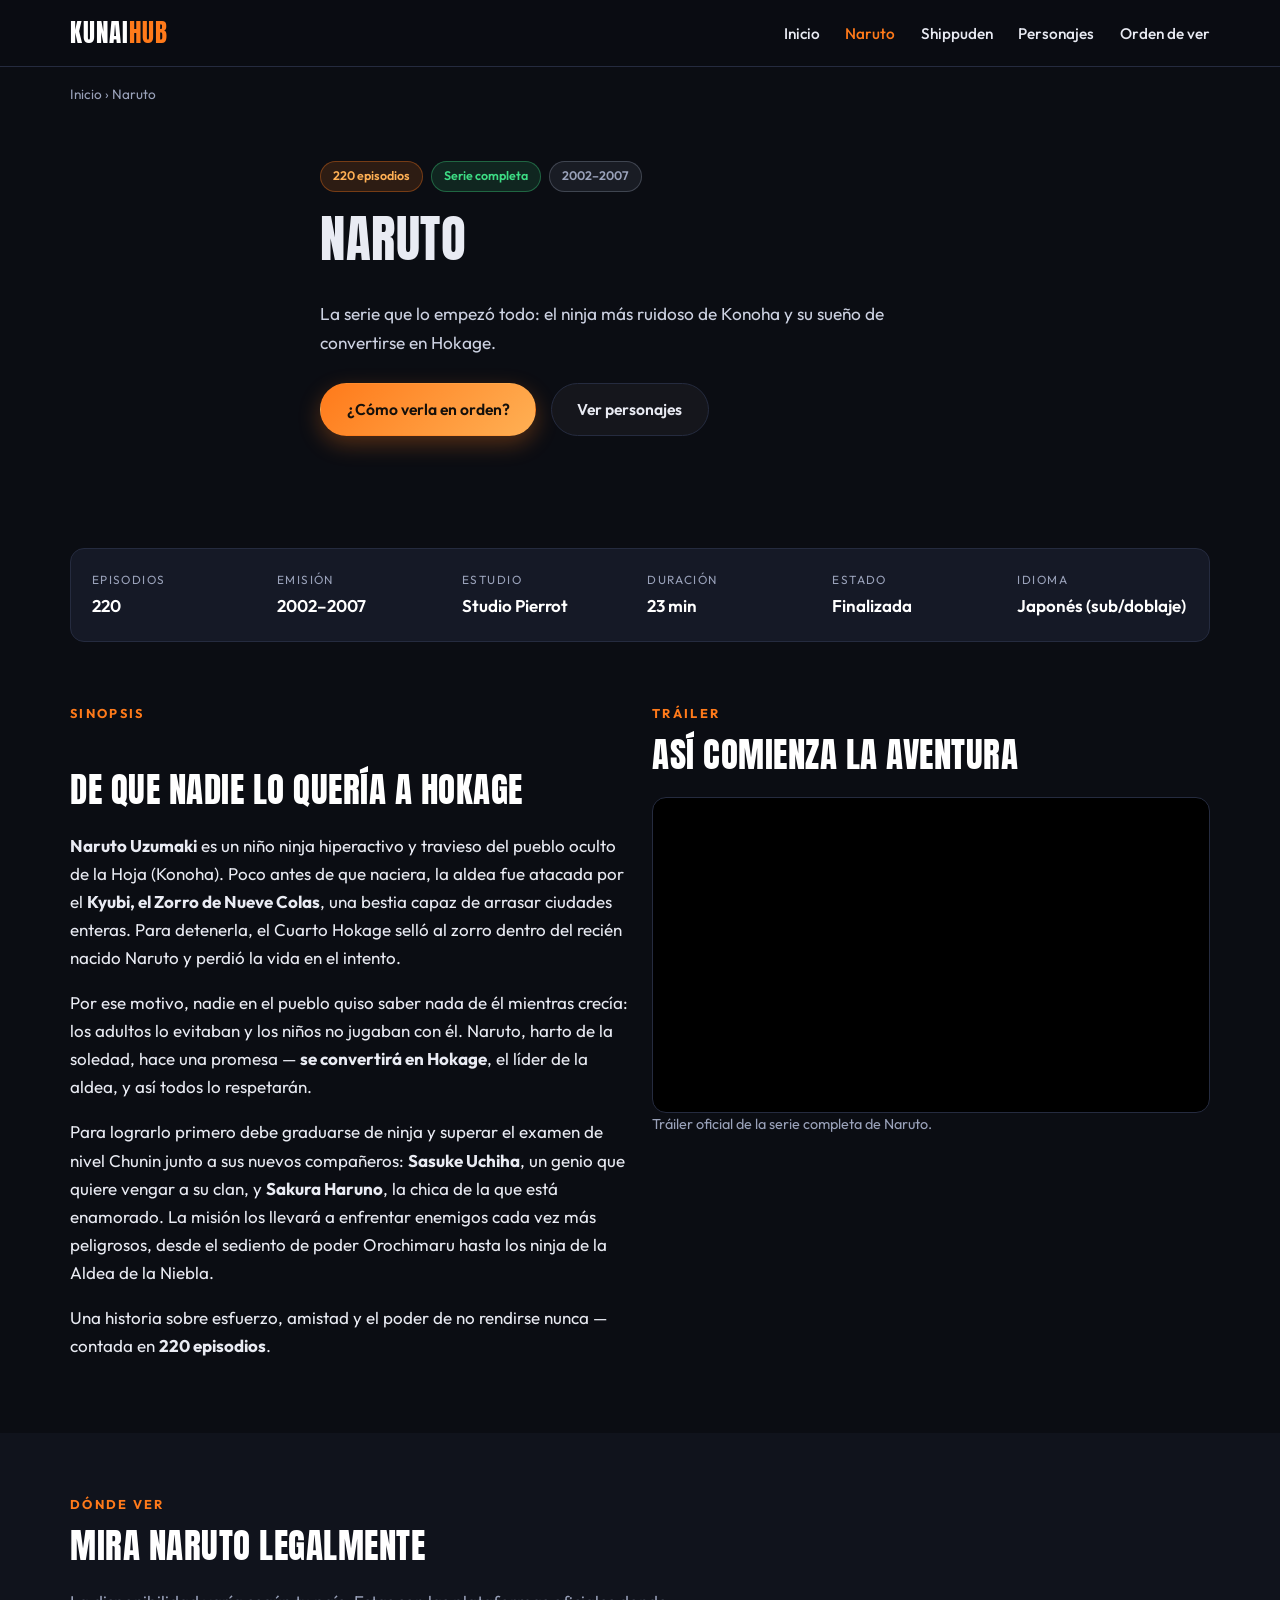
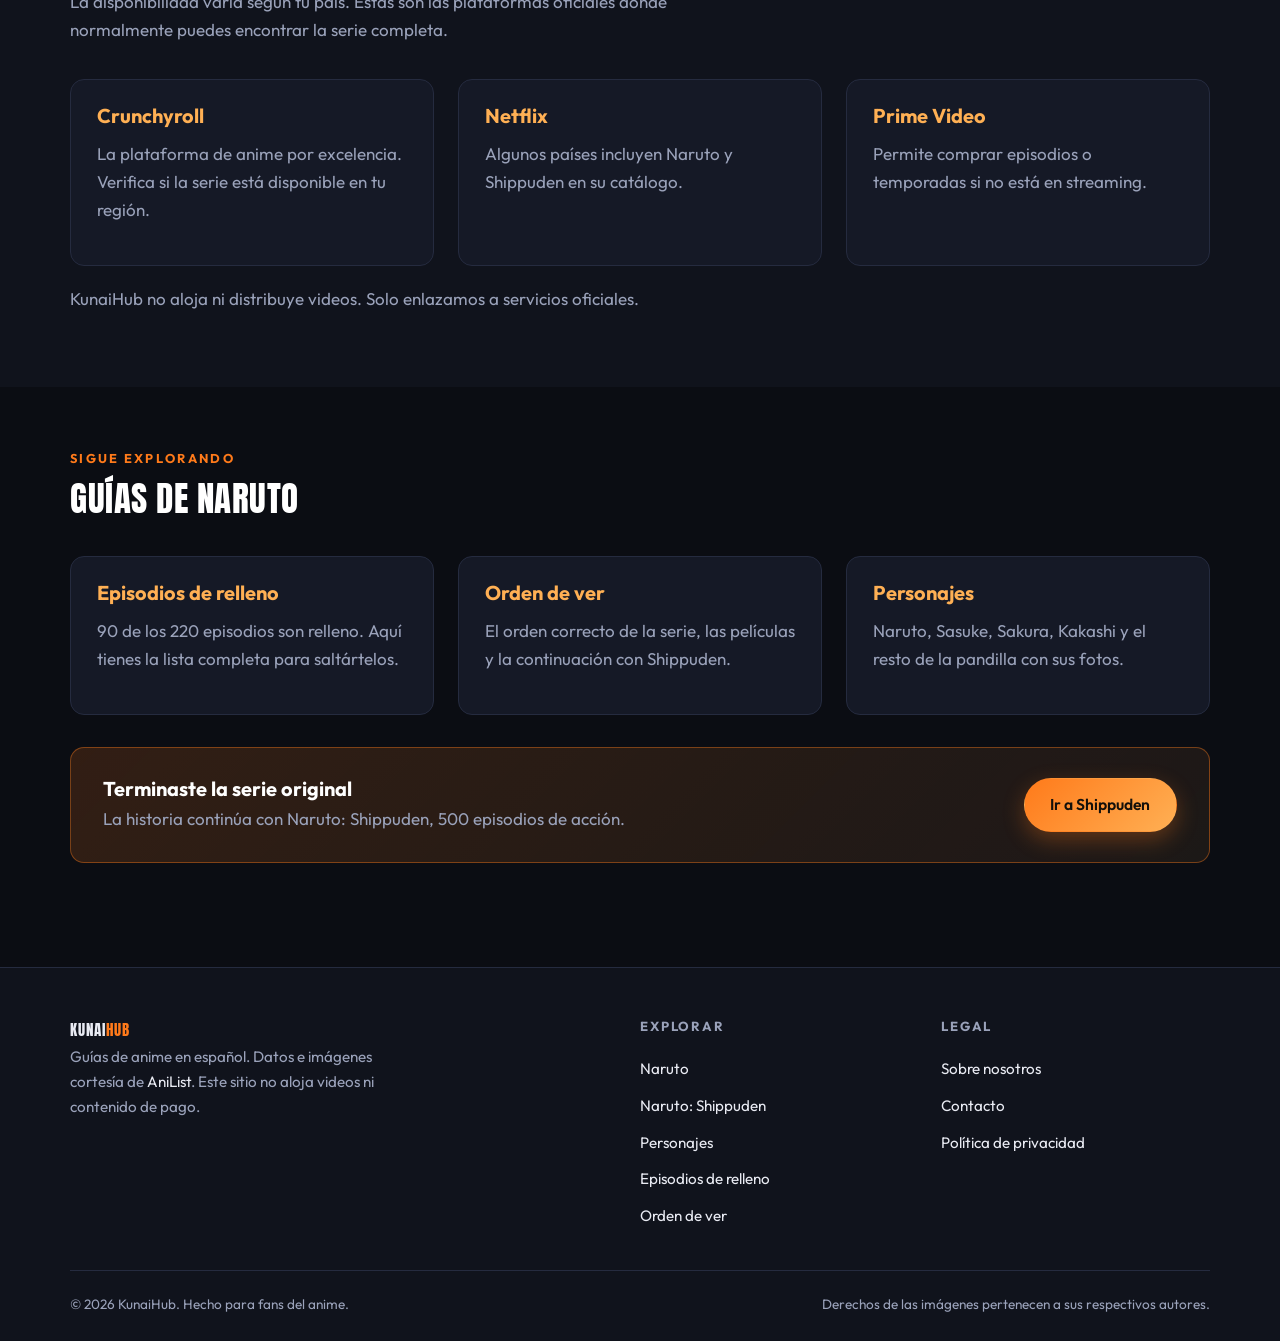
<file: naruto/index.html>
<!DOCTYPE html>
<html lang="es">
<head>
  <meta charset="UTF-8">
  <meta name="viewport" content="width=device-width, initial-scale=1.0">
  <meta name="theme-color" content="#0b0d13">
  <title>Naruto (2002): sinopsis, episodios y dónde ver la serie | KunaiHub</title>
  <meta name="description" content="Sinopsis de Naruto sin spoilers, ficha técnica de sus 220 episodios, tráiler oficial y dónde ver la serie completa y legal en español.">
  <link rel="canonical" href="https://plinio8899.github.io/naruto/">
  <meta property="og:type" content="video.tv_show">
  <meta property="og:title" content="Naruto (2002): sinopsis, episodios y dónde ver">
  <meta property="og:description" content="Todo sobre la serie Naruto: 220 episodios, sinopsis, personajes, tráiler y dónde verla legalmente.">
  <meta property="og:image" content="https://s4.anilist.co/file/anilistcdn/media/anime/banner/20-HHxhPj5JD13a.jpg">
  <meta property="og:url" content="https://plinio8899.github.io/naruto/">
  <meta name="twitter:card" content="summary_large_image">
  <link rel="icon" type="image/svg+xml" href="../assets/favicon.svg">
  <link rel="preconnect" href="https://fonts.googleapis.com">
  <link rel="preconnect" href="https://fonts.gstatic.com" crossorigin>
  <link href="https://fonts.googleapis.com/css2?family=Anton&family=Outfit:wght@400;500;600;700&display=swap" rel="stylesheet">
  <link rel="stylesheet" href="../assets/css/style.css">
  <!-- GA4: integrar tras crear la propiedad (fase de métricas) -->
</head>
<body>

<header class="navbar">
  <div class="container navbar-inner">
    <a class="logo" href="../index.html">Kunai<span>Hub</span></a>
    <button class="nav-toggle" aria-label="Abrir menú">☰</button>
    <ul class="nav-links">
      <li><a href="../index.html">Inicio</a></li>
      <li><a href="index.html" class="active">Naruto</a></li>
      <li><a href="shippuden.html">Shippuden</a></li>
      <li><a href="personajes.html">Personajes</a></li>
      <li><a href="orden-de-ver.html">Orden de ver</a></li>
    </ul>
  </div>
</header>

<main>

  <nav class="container breadcrumb" aria-label="Ruta de navegación">
    <a href="../index.html">Inicio</a> › <span>Naruto</span>
  </nav>

  <section class="hero hero-page" style="background-image:url('https://s4.anilist.co/file/anilistcdn/media/anime/banner/20-HHxhPj5JD13a.jpg')">
    <div class="container hero-content">
      <div class="badge-list" style="margin-bottom:1rem">
        <span class="badge">220 episodios</span>
        <span class="badge badge-green">Serie completa</span>
        <span class="badge badge-gray">2002–2007</span>
      </div>
      <h1>Naruto</h1>
      <p>La serie que lo empezó todo: el ninja más ruidoso de Konoha y su sueño de convertirse en Hokage.</p>
      <div class="hero-actions">
        <a class="btn btn-primary" href="orden-de-ver.html">¿Cómo verla en orden?</a>
        <a class="btn btn-ghost" href="personajes.html">Ver personajes</a>
      </div>
    </div>
  </section>

  <section class="section">
    <div class="container">
      <div class="ficha">
        <div class="ficha-item"><span class="label">Episodios</span><span class="value">220</span></div>
        <div class="ficha-item"><span class="label">Emisión</span><span class="value">2002–2007</span></div>
        <div class="ficha-item"><span class="label">Estudio</span><span class="value">Studio Pierrot</span></div>
        <div class="ficha-item"><span class="label">Duración</span><span class="value">23 min</span></div>
        <div class="ficha-item"><span class="label">Estado</span><span class="value">Finalizada</span></div>
        <div class="ficha-item"><span class="label">Idioma</span><span class="value">Japonés (sub/doblaje)</span></div>
      </div>
    </div>
  </section>

  <section class="section" style="padding-top:0">
    <div class="container">
      <div class="grid grid-2" style="align-items:start">
        <div class="prose">
          <span class="overline">Sinopsis</span>
          <h2>De que nadie lo quería a Hokage</h2>
          <p><strong>Naruto Uzumaki</strong> es un niño ninja hiperactivo y travieso del pueblo oculto de la Hoja (Konoha). Poco antes de que naciera, la aldea fue atacada por el <strong>Kyubi, el Zorro de Nueve Colas</strong>, una bestia capaz de arrasar ciudades enteras. Para detenerla, el Cuarto Hokage selló al zorro dentro del recién nacido Naruto y perdió la vida en el intento.</p>
          <p>Por ese motivo, nadie en el pueblo quiso saber nada de él mientras crecía: los adultos lo evitaban y los niños no jugaban con él. Naruto, harto de la soledad, hace una promesa — <strong>se convertirá en Hokage</strong>, el líder de la aldea, y así todos lo respetarán.</p>
          <p>Para lograrlo primero debe graduarse de ninja y superar el examen de nivel Chunin junto a sus nuevos compañeros: <strong>Sasuke Uchiha</strong>, un genio que quiere vengar a su clan, y <strong>Sakura Haruno</strong>, la chica de la que está enamorado. La misión los llevará a enfrentar enemigos cada vez más peligrosos, desde el sediento de poder Orochimaru hasta los ninja de la Aldea de la Niebla.</p>
          <p>Una historia sobre esfuerzo, amistad y el poder de no rendirse nunca — contada en <strong>220 episodios</strong>.</p>
        </div>
        <div>
          <span class="overline">Tráiler</span>
          <h2>Así comienza la aventura</h2>
          <div class="video-wrap">
            <iframe src="https://www.youtube-nocookie.com/embed/-G9BqkgZXRA" title="Tráiler oficial de Naruto" loading="lazy" allowfullscreen></iframe>
          </div>
          <p class="muted" style="font-size:.9rem">Tráiler oficial de la serie completa de Naruto.</p>
        </div>
      </div>
    </div>
  </section>

  <!-- ADSTERRA: espacio reservado para banner (integrar tras aprobación) -->

  <section class="section section-alt">
    <div class="container">
      <div class="section-head">
        <span class="overline">Dónde ver</span>
        <h2>Mira Naruto legalmente</h2>
        <p class="muted">La disponibilidad varía según tu país. Estas son las plataformas oficiales donde normalmente puedes encontrar la serie completa.</p>
      </div>
      <div class="grid grid-3">
        <a class="card content-card" href="https://www.crunchyroll.com" target="_blank" rel="noopener">
          <h3>Crunchyroll</h3>
          <p class="muted">La plataforma de anime por excelencia. Verifica si la serie está disponible en tu región.</p>
        </a>
        <a class="card content-card" href="https://www.netflix.com" target="_blank" rel="noopener">
          <h3>Netflix</h3>
          <p class="muted">Algunos países incluyen Naruto y Shippuden en su catálogo.</p>
        </a>
        <a class="card content-card" href="https://www.primevideo.com" target="_blank" rel="noopener">
          <h3>Prime Video</h3>
          <p class="muted">Permite comprar episodios o temporadas si no está en streaming.</p>
        </a>
      </div>
      <p class="muted" style="margin-top:1.2rem">KunaiHub no aloja ni distribuye videos. Solo enlazamos a servicios oficiales.</p>
    </div>
  </section>

  <section class="section">
    <div class="container">
      <div class="section-head">
        <span class="overline">Sigue explorando</span>
        <h2>Guías de Naruto</h2>
      </div>
      <div class="grid grid-3">
        <a class="card content-card" href="relleno.html">
          <h3>Episodios de relleno</h3>
          <p class="muted">90 de los 220 episodios son relleno. Aquí tienes la lista completa para saltártelos.</p>
        </a>
        <a class="card content-card" href="orden-de-ver.html">
          <h3>Orden de ver</h3>
          <p class="muted">El orden correcto de la serie, las películas y la continuación con Shippuden.</p>
        </a>
        <a class="card content-card" href="personajes.html">
          <h3>Personajes</h3>
          <p class="muted">Naruto, Sasuke, Sakura, Kakashi y el resto de la pandilla con sus fotos.</p>
        </a>
      </div>
      <div class="cta-box" style="margin-top:2rem">
        <div>
          <h3>Terminaste la serie original</h3>
          <p>La historia continúa con Naruto: Shippuden, 500 episodios de acción.</p>
        </div>
        <a class="btn btn-primary" href="shippuden.html">Ir a Shippuden</a>
      </div>
    </div>
  </section>

</main>

<footer class="footer">
  <div class="container">
    <div class="footer-grid">
      <div>
        <a class="logo" href="../index.html">Kunai<span>Hub</span></a>
        <p class="desc">Guías de anime en español. Datos e imágenes cortesía de <a href="https://anilist.co" rel="noopener" target="_blank">AniList</a>. Este sitio no aloja videos ni contenido de pago.</p>
      </div>
      <div>
        <h4>Explorar</h4>
        <ul>
          <li><a href="index.html">Naruto</a></li>
          <li><a href="shippuden.html">Naruto: Shippuden</a></li>
          <li><a href="personajes.html">Personajes</a></li>
          <li><a href="relleno.html">Episodios de relleno</a></li>
          <li><a href="orden-de-ver.html">Orden de ver</a></li>
        </ul>
      </div>
      <div>
        <h4>Legal</h4>
        <ul>
          <li><a href="../sobre-nosotros.html">Sobre nosotros</a></li>
          <li><a href="../contacto.html">Contacto</a></li>
          <li><a href="../privacidad.html">Política de privacidad</a></li>
        </ul>
      </div>
    </div>
    <div class="footer-bottom">
      <span>© 2026 KunaiHub. Hecho para fans del anime.</span>
      <span>Derechos de las imágenes pertenecen a sus respectivos autores.</span>
    </div>
  </div>
</footer>

<script src="../assets/js/main.js"></script>
</body>
</html>
</file>
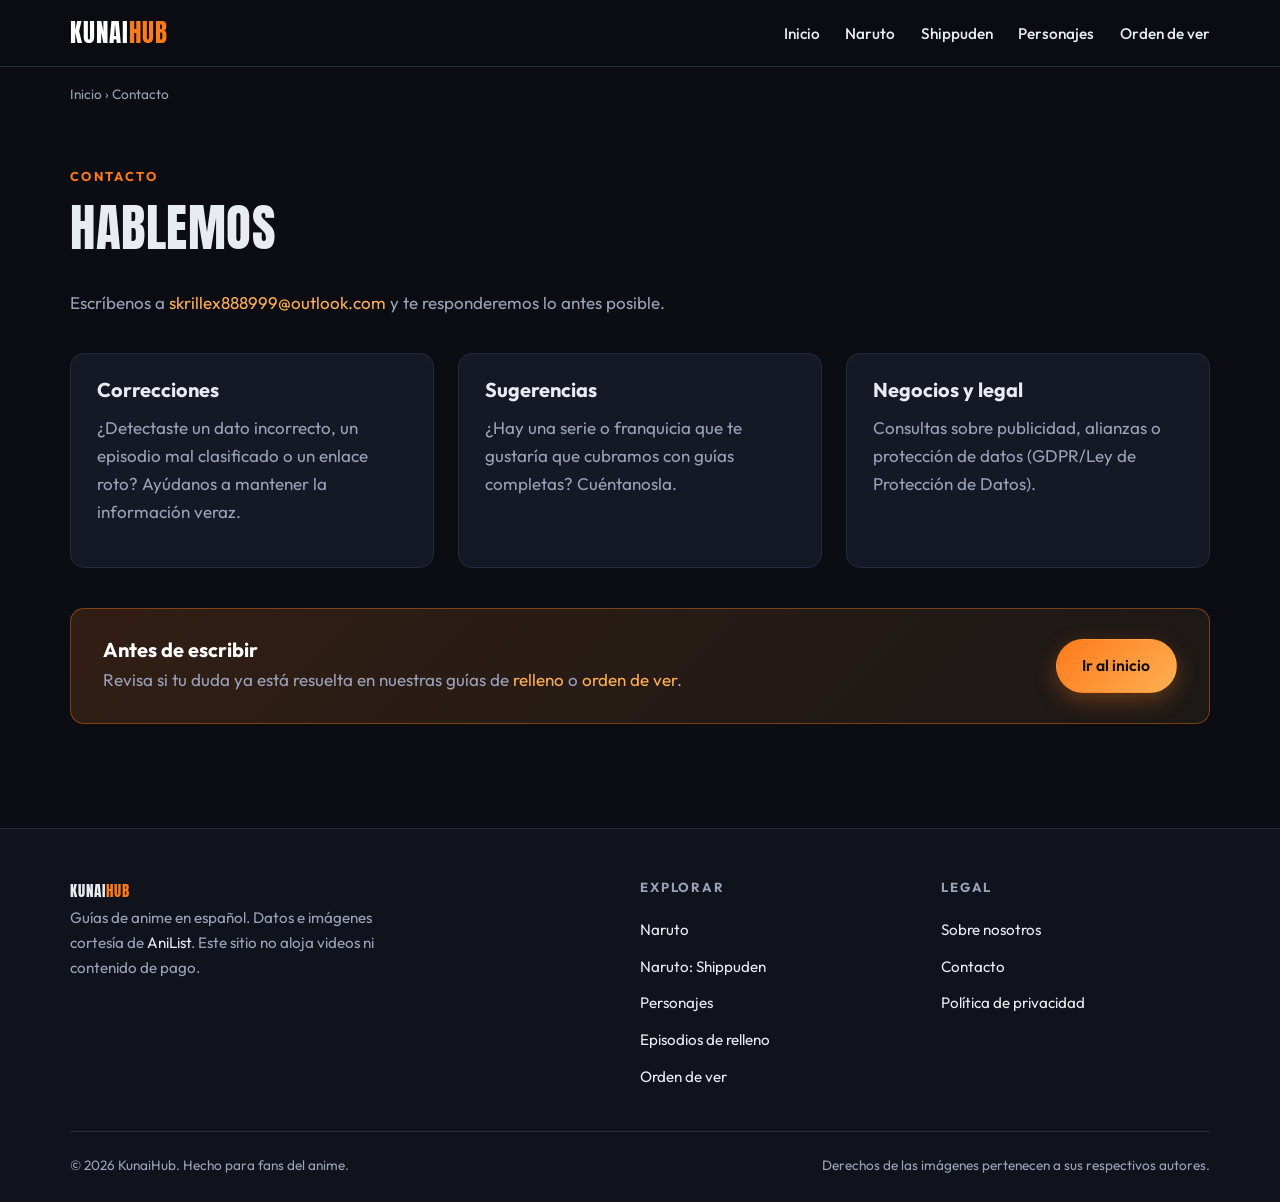
<file: contacto.html>
<!DOCTYPE html>
<html lang="es">
<head>
  <meta charset="UTF-8">
  <meta name="viewport" content="width=device-width, initial-scale=1.0">
  <meta name="theme-color" content="#0b0d13">
  <title>Contacto | KunaiHub</title>
  <meta name="description" content="Contacta con KunaiHub: correcciones, sugerencias de series, consultas de negocios o protección de datos.">
  <link rel="canonical" href="https://plinio8899.github.io/contacto.html">
  <meta property="og:type" content="website">
  <meta property="og:title" content="Contacto | KunaiHub">
  <meta property="og:description" content="¿Alguna corrección, sugerencia o consulta? Escríbenos.">
  <meta property="og:image" content="https://s4.anilist.co/file/anilistcdn/media/anime/banner/20-HHxhPj5JD13a.jpg">
  <meta name="twitter:card" content="summary_large_image">
  <link rel="icon" type="image/svg+xml" href="assets/favicon.svg">
  <link rel="preconnect" href="https://fonts.googleapis.com">
  <link rel="preconnect" href="https://fonts.gstatic.com" crossorigin>
  <link href="https://fonts.googleapis.com/css2?family=Anton&family=Outfit:wght@400;500;600;700&display=swap" rel="stylesheet">
  <link rel="stylesheet" href="assets/css/style.css">
  <!-- GA4: integrar tras crear la propiedad (fase de métricas) -->
</head>
<body>

<header class="navbar">
  <div class="container navbar-inner">
    <a class="logo" href="index.html">Kunai<span>Hub</span></a>
    <button class="nav-toggle" aria-label="Abrir menú">☰</button>
    <ul class="nav-links">
      <li><a href="index.html">Inicio</a></li>
      <li><a href="naruto/index.html">Naruto</a></li>
      <li><a href="naruto/shippuden.html">Shippuden</a></li>
      <li><a href="naruto/personajes.html">Personajes</a></li>
      <li><a href="naruto/orden-de-ver.html">Orden de ver</a></li>
    </ul>
  </div>
</header>

<main>

  <nav class="container breadcrumb" aria-label="Ruta de navegación">
    <a href="index.html">Inicio</a> › <span>Contacto</span>
  </nav>

  <section class="section">
    <div class="container">
      <div class="section-head">
        <span class="overline">Contacto</span>
        <h1>Hablemos</h1>
        <!-- IMPORTANTE: reemplazar skrillex888999@outlook.com con el correo real del sitio -->
        <p class="muted">Escríbenos a <a href="mailto:skrillex888999@outlook.com">skrillex888999@outlook.com</a> y te responderemos lo antes posible.</p>
      </div>

      <div class="grid grid-3">
        <div class="card content-card">
          <h3>Correcciones</h3>
          <p class="muted">¿Detectaste un dato incorrecto, un episodio mal clasificado o un enlace roto? Ayúdanos a mantener la información veraz.</p>
        </div>
        <div class="card content-card">
          <h3>Sugerencias</h3>
          <p class="muted">¿Hay una serie o franquicia que te gustaría que cubramos con guías completas? Cuéntanosla.</p>
        </div>
        <div class="card content-card">
          <h3>Negocios y legal</h3>
          <p class="muted">Consultas sobre publicidad, alianzas o protección de datos (GDPR/Ley de Protección de Datos).</p>
        </div>
      </div>

      <div class="cta-box" style="margin-top:2.5rem">
        <div>
          <h3>Antes de escribir</h3>
          <p>Revisa si tu duda ya está resuelta en nuestras guías de <a href="naruto/relleno.html">relleno</a> o <a href="naruto/orden-de-ver.html">orden de ver</a>.</p>
        </div>
        <a class="btn btn-primary" href="index.html">Ir al inicio</a>
      </div>
    </div>
  </section>

</main>

<footer class="footer">
  <div class="container">
    <div class="footer-grid">
      <div>
        <a class="logo" href="index.html">Kunai<span>Hub</span></a>
        <p class="desc">Guías de anime en español. Datos e imágenes cortesía de <a href="https://anilist.co" rel="noopener" target="_blank">AniList</a>. Este sitio no aloja videos ni contenido de pago.</p>
      </div>
      <div>
        <h4>Explorar</h4>
        <ul>
          <li><a href="naruto/index.html">Naruto</a></li>
          <li><a href="naruto/shippuden.html">Naruto: Shippuden</a></li>
          <li><a href="naruto/personajes.html">Personajes</a></li>
          <li><a href="naruto/relleno.html">Episodios de relleno</a></li>
          <li><a href="naruto/orden-de-ver.html">Orden de ver</a></li>
        </ul>
      </div>
      <div>
        <h4>Legal</h4>
        <ul>
          <li><a href="sobre-nosotros.html">Sobre nosotros</a></li>
          <li><a href="contacto.html">Contacto</a></li>
          <li><a href="privacidad.html">Política de privacidad</a></li>
        </ul>
      </div>
    </div>
    <div class="footer-bottom">
      <span>© 2026 KunaiHub. Hecho para fans del anime.</span>
      <span>Derechos de las imágenes pertenecen a sus respectivos autores.</span>
    </div>
  </div>
</footer>

<script src="assets/js/main.js"></script>
</body>
</html>
</file>
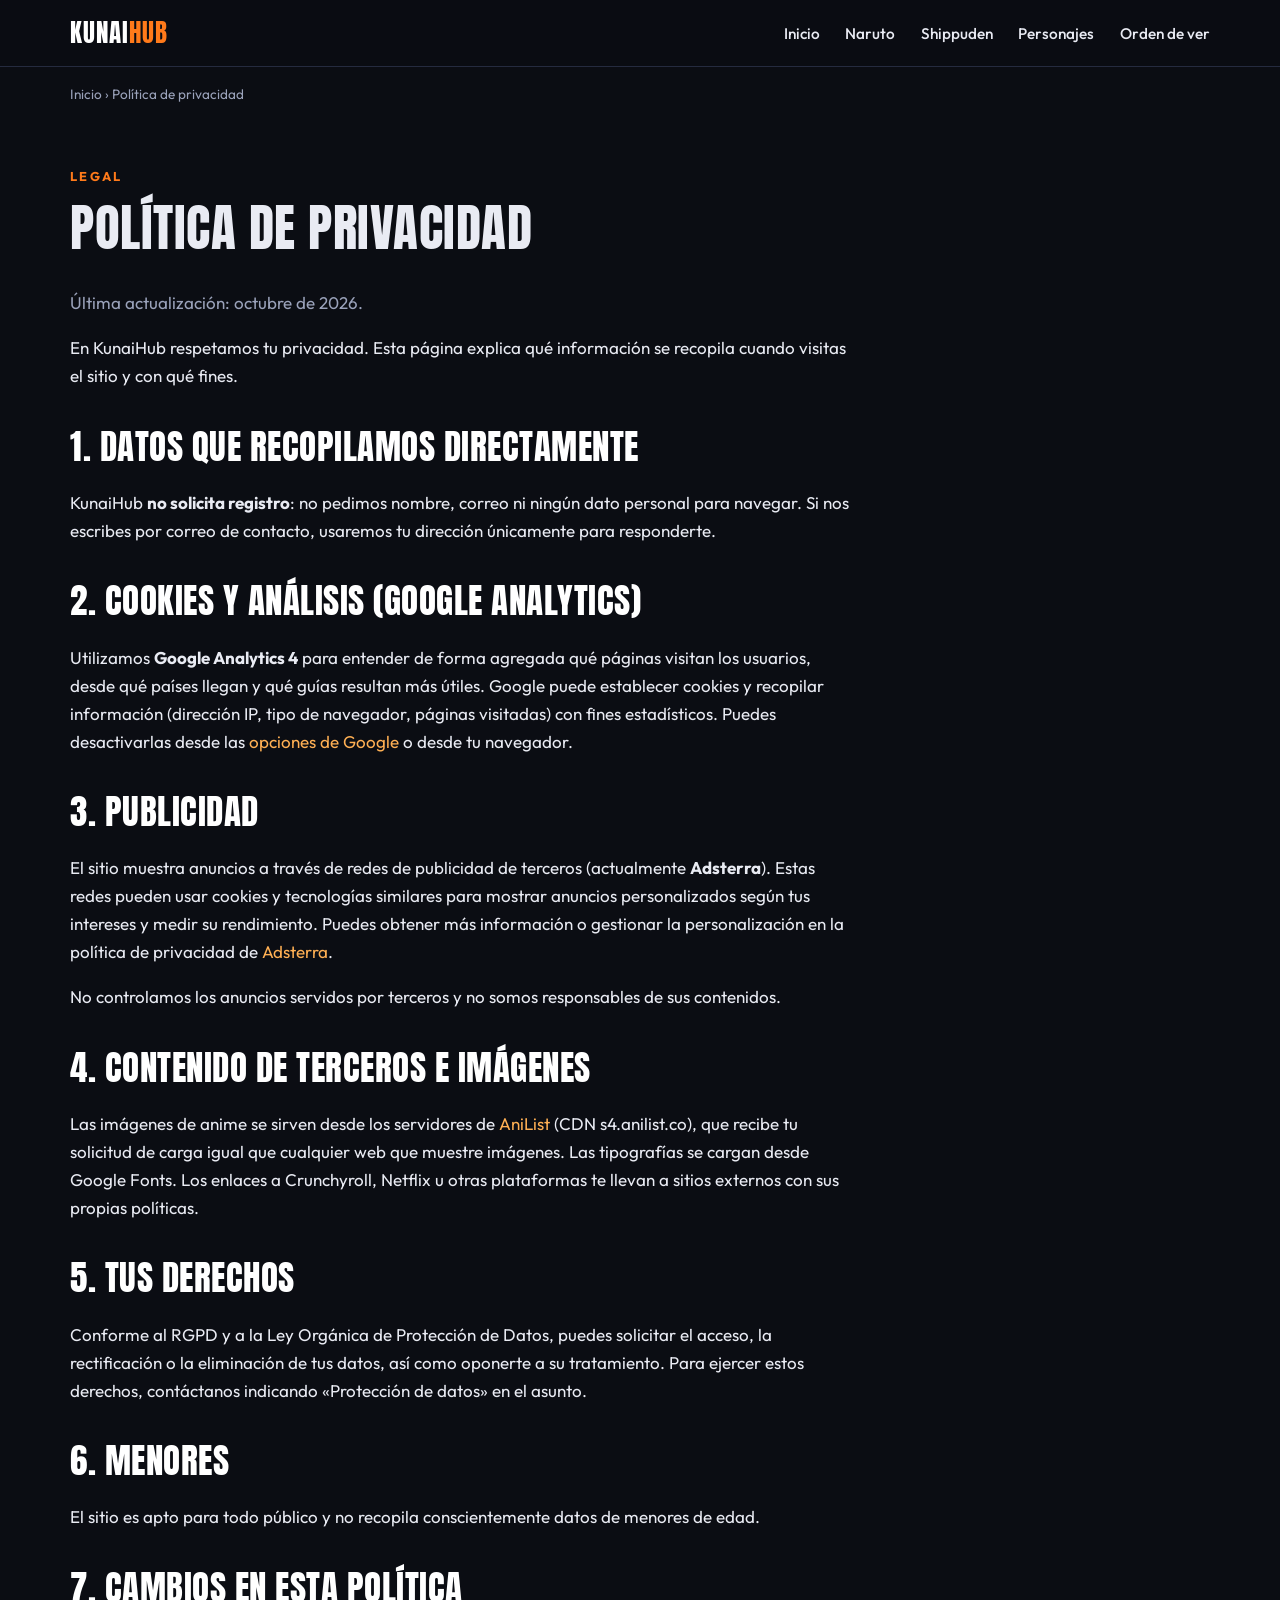
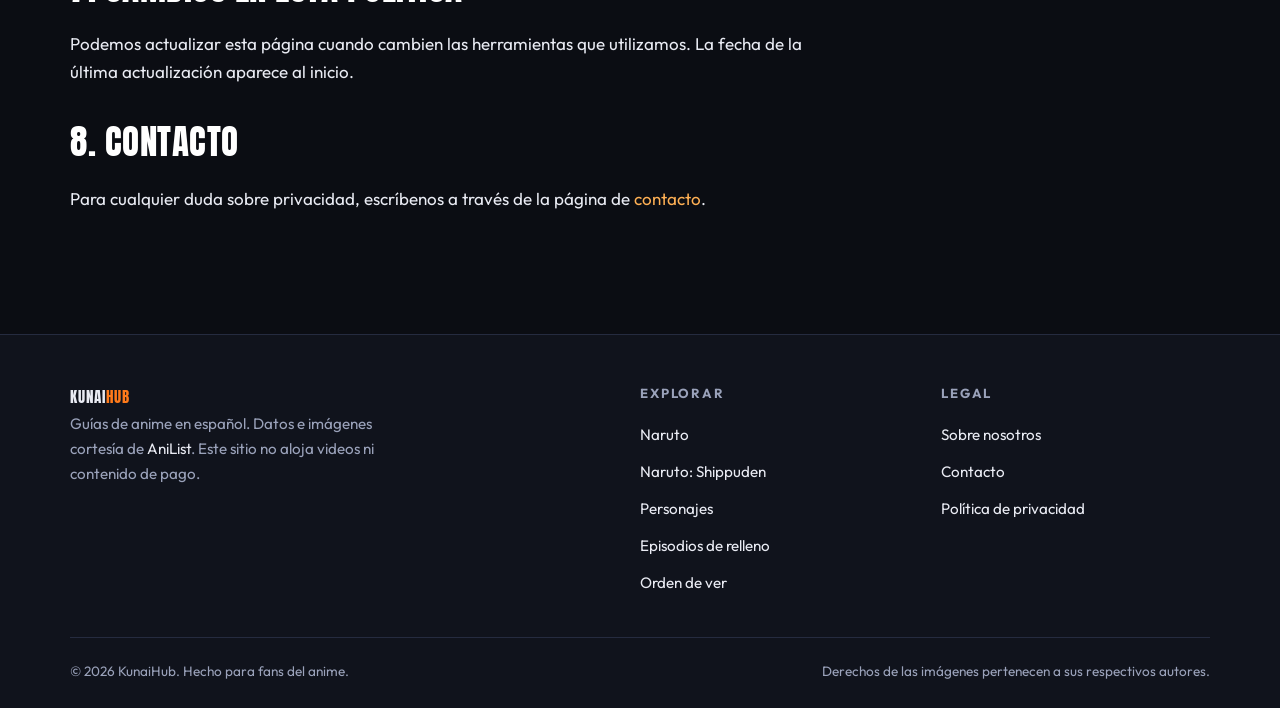
<file: privacidad.html>
<!DOCTYPE html>
<html lang="es">
<head>
  <meta charset="UTF-8">
  <meta name="viewport" content="width=device-width, initial-scale=1.0">
  <meta name="theme-color" content="#0b0d13">
  <title>Política de privacidad | KunaiHub</title>
  <meta name="description" content="Política de privacidad de KunaiHub: qué datos recopilamos, cookies de analytics y publicidad, y cómo ejercer tus derechos.">
  <link rel="canonical" href="https://plinio8899.github.io/privacidad.html">
  <meta property="og:type" content="website">
  <meta property="og:title" content="Política de privacidad | KunaiHub">
  <meta property="og:description" content="Cómo KunaiHub trata tus datos y cookies.">
  <meta property="og:image" content="https://s4.anilist.co/file/anilistcdn/media/anime/banner/20-HHxhPj5JD13a.jpg">
  <meta name="twitter:card" content="summary_large_image">
  <link rel="icon" type="image/svg+xml" href="assets/favicon.svg">
  <link rel="preconnect" href="https://fonts.googleapis.com">
  <link rel="preconnect" href="https://fonts.gstatic.com" crossorigin>
  <link href="https://fonts.googleapis.com/css2?family=Anton&family=Outfit:wght@400;500;600;700&display=swap" rel="stylesheet">
  <link rel="stylesheet" href="assets/css/style.css">
  <!-- GA4: integrar tras crear la propiedad (fase de métricas) -->
</head>
<body>

<header class="navbar">
  <div class="container navbar-inner">
    <a class="logo" href="index.html">Kunai<span>Hub</span></a>
    <button class="nav-toggle" aria-label="Abrir menú">☰</button>
    <ul class="nav-links">
      <li><a href="index.html">Inicio</a></li>
      <li><a href="naruto/index.html">Naruto</a></li>
      <li><a href="naruto/shippuden.html">Shippuden</a></li>
      <li><a href="naruto/personajes.html">Personajes</a></li>
      <li><a href="naruto/orden-de-ver.html">Orden de ver</a></li>
    </ul>
  </div>
</header>

<main>

  <nav class="container breadcrumb" aria-label="Ruta de navegación">
    <a href="index.html">Inicio</a> › <span>Política de privacidad</span>
  </nav>

  <section class="section">
    <div class="container">
      <div class="prose">
        <span class="overline">Legal</span>
        <h1>Política de privacidad</h1>
        <p class="muted">Última actualización: octubre de 2026.</p>

        <p>En KunaiHub respetamos tu privacidad. Esta página explica qué información se recopila cuando visitas el sitio y con qué fines.</p>

        <h2>1. Datos que recopilamos directamente</h2>
        <p>KunaiHub <strong>no solicita registro</strong>: no pedimos nombre, correo ni ningún dato personal para navegar. Si nos escribes por correo de contacto, usaremos tu dirección únicamente para responderte.</p>

        <h2>2. Cookies y análisis (Google Analytics)</h2>
        <p>Utilizamos <strong>Google Analytics 4</strong> para entender de forma agregada qué páginas visitan los usuarios, desde qué países llegan y qué guías resultan más útiles. Google puede establecer cookies y recopilar información (dirección IP, tipo de navegador, páginas visitadas) con fines estadísticos. Puedes desactivarlas desde las <a href="https://tools.google.com/dlpage/gaoptout" target="_blank" rel="noopener">opciones de Google</a> o desde tu navegador.</p>

        <h2>3. Publicidad</h2>
        <p>El sitio muestra anuncios a través de redes de publicidad de terceros (actualmente <strong>Adsterra</strong>). Estas redes pueden usar cookies y tecnologías similares para mostrar anuncios personalizados según tus intereses y medir su rendimiento. Puedes obtener más información o gestionar la personalización en la política de privacidad de <a href="https://adsterra.com/privacy-policy/" target="_blank" rel="noopener">Adsterra</a>.</p>
        <p>No controlamos los anuncios servidos por terceros y no somos responsables de sus contenidos.</p>

        <h2>4. Contenido de terceros e imágenes</h2>
        <p>Las imágenes de anime se sirven desde los servidores de <a href="https://anilist.co" target="_blank" rel="noopener">AniList</a> (CDN s4.anilist.co), que recibe tu solicitud de carga igual que cualquier web que muestre imágenes. Las tipografías se cargan desde Google Fonts. Los enlaces a Crunchyroll, Netflix u otras plataformas te llevan a sitios externos con sus propias políticas.</p>

        <h2>5. Tus derechos</h2>
        <p>Conforme al RGPD y a la Ley Orgánica de Protección de Datos, puedes solicitar el acceso, la rectificación o la eliminación de tus datos, así como oponerte a su tratamiento. Para ejercer estos derechos, contáctanos indicando «Protección de datos» en el asunto.</p>

        <h2>6. Menores</h2>
        <p>El sitio es apto para todo público y no recopila conscientemente datos de menores de edad.</p>

        <h2>7. Cambios en esta política</h2>
        <p>Podemos actualizar esta página cuando cambien las herramientas que utilizamos. La fecha de la última actualización aparece al inicio.</p>

        <h2>8. Contacto</h2>
        <p>Para cualquier duda sobre privacidad, escríbenos a través de la página de <a href="contacto.html">contacto</a>.</p>
      </div>
    </div>
  </section>

</main>

<footer class="footer">
  <div class="container">
    <div class="footer-grid">
      <div>
        <a class="logo" href="index.html">Kunai<span>Hub</span></a>
        <p class="desc">Guías de anime en español. Datos e imágenes cortesía de <a href="https://anilist.co" rel="noopener" target="_blank">AniList</a>. Este sitio no aloja videos ni contenido de pago.</p>
      </div>
      <div>
        <h4>Explorar</h4>
        <ul>
          <li><a href="naruto/index.html">Naruto</a></li>
          <li><a href="naruto/shippuden.html">Naruto: Shippuden</a></li>
          <li><a href="naruto/personajes.html">Personajes</a></li>
          <li><a href="naruto/relleno.html">Episodios de relleno</a></li>
          <li><a href="naruto/orden-de-ver.html">Orden de ver</a></li>
        </ul>
      </div>
      <div>
        <h4>Legal</h4>
        <ul>
          <li><a href="sobre-nosotros.html">Sobre nosotros</a></li>
          <li><a href="contacto.html">Contacto</a></li>
          <li><a href="privacidad.html">Política de privacidad</a></li>
        </ul>
      </div>
    </div>
    <div class="footer-bottom">
      <span>© 2026 KunaiHub. Hecho para fans del anime.</span>
      <span>Derechos de las imágenes pertenecen a sus respectivos autores.</span>
    </div>
  </div>
</footer>

<script src="assets/js/main.js"></script>
</body>
</html>
</file>
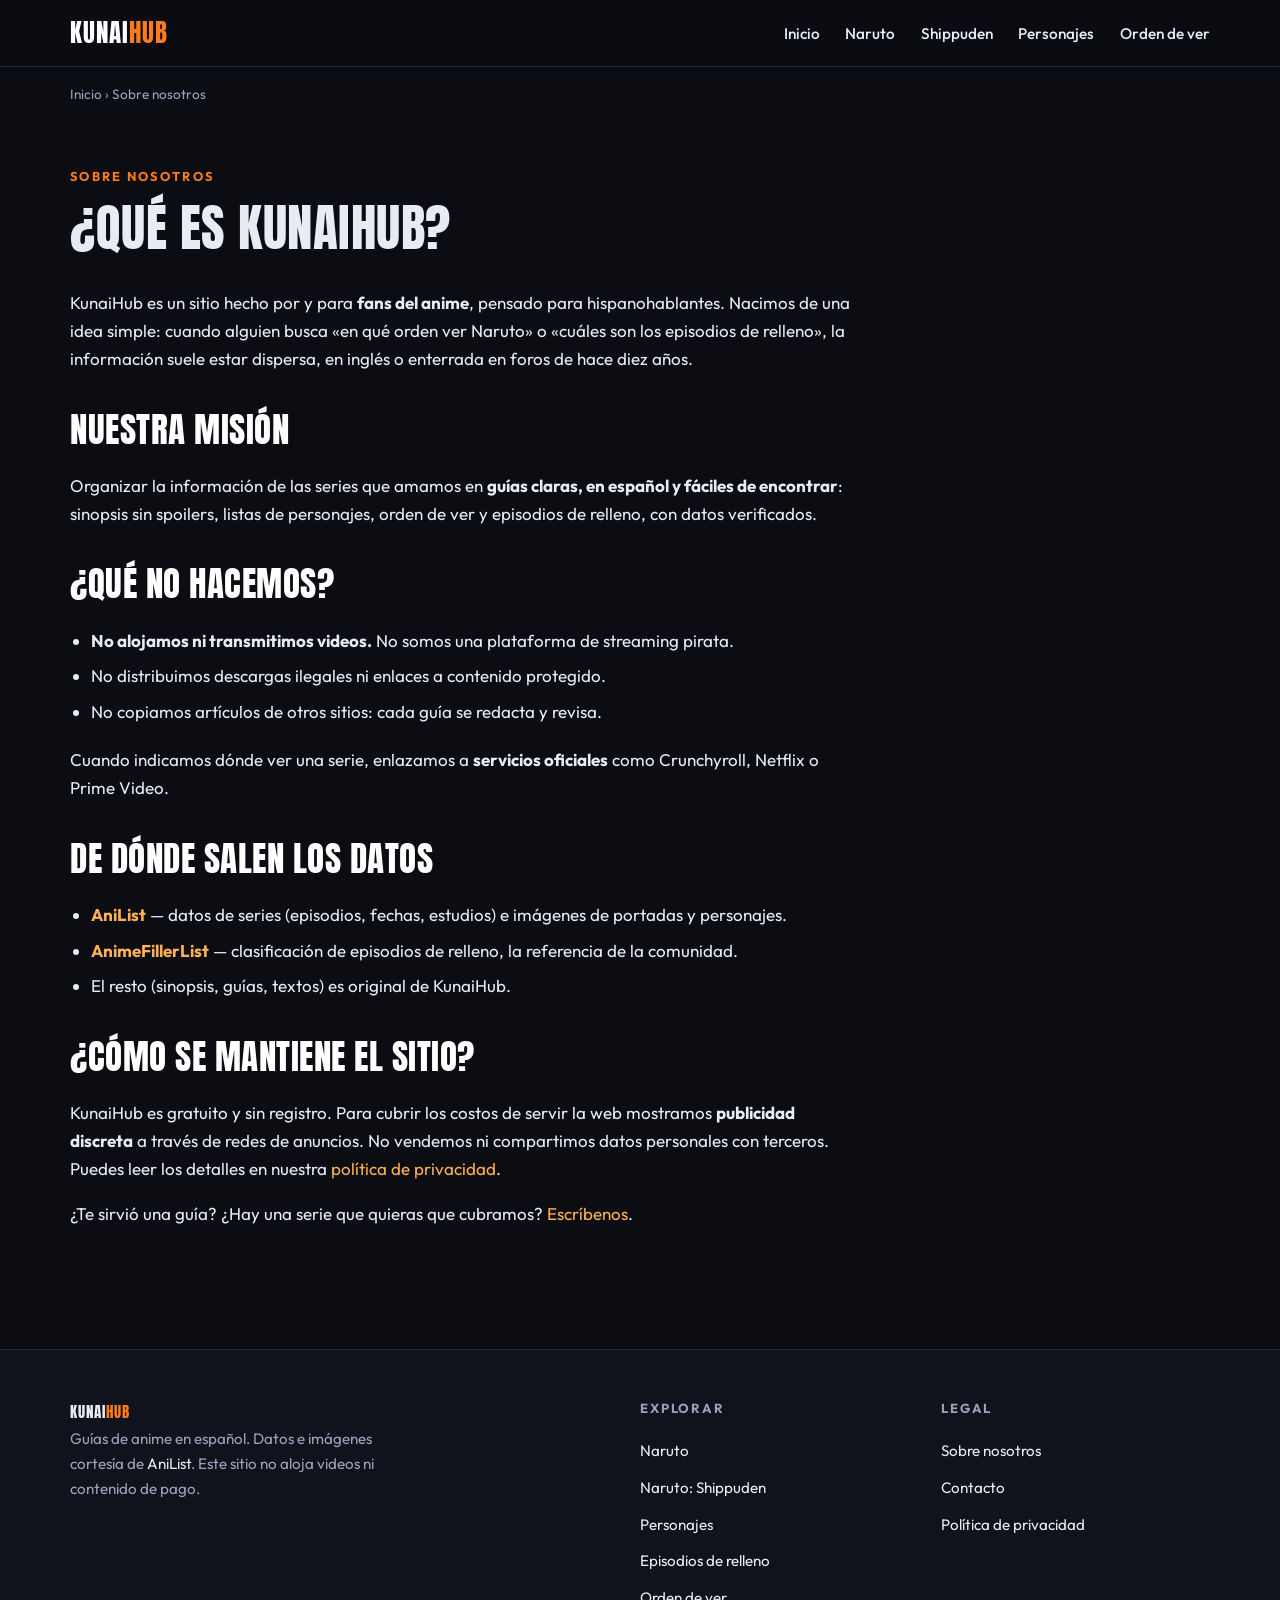
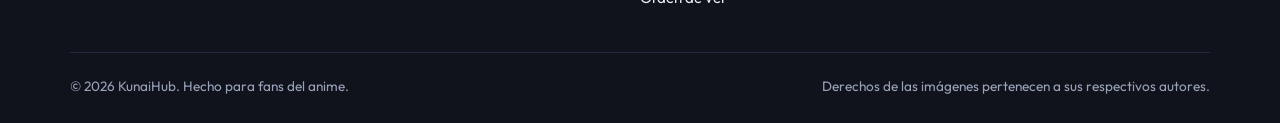
<file: sobre-nosotros.html>
<!DOCTYPE html>
<html lang="es">
<head>
  <meta charset="UTF-8">
  <meta name="viewport" content="width=device-width, initial-scale=1.0">
  <meta name="theme-color" content="#0b0d13">
  <title>Sobre nosotros | KunaiHub</title>
  <meta name="description" content="KunaiHub es un sitio de fans de anime en español: guías claras de Naruto y otras series, con datos verificados y sin alojar contenido protegido.">
  <link rel="canonical" href="https://plinio8899.github.io/sobre-nosotros.html">
  <meta property="og:type" content="website">
  <meta property="og:title" content="Sobre nosotros | KunaiHub">
  <meta property="og:description" content="Qué es KunaiHub, de dónde salen nuestros datos y cómo mantenemos el sitio.">
  <meta property="og:image" content="https://s4.anilist.co/file/anilistcdn/media/anime/banner/20-HHxhPj5JD13a.jpg">
  <meta name="twitter:card" content="summary_large_image">
  <link rel="icon" type="image/svg+xml" href="assets/favicon.svg">
  <link rel="preconnect" href="https://fonts.googleapis.com">
  <link rel="preconnect" href="https://fonts.gstatic.com" crossorigin>
  <link href="https://fonts.googleapis.com/css2?family=Anton&family=Outfit:wght@400;500;600;700&display=swap" rel="stylesheet">
  <link rel="stylesheet" href="assets/css/style.css">
  <!-- GA4: integrar tras crear la propiedad (fase de métricas) -->
</head>
<body>

<header class="navbar">
  <div class="container navbar-inner">
    <a class="logo" href="index.html">Kunai<span>Hub</span></a>
    <button class="nav-toggle" aria-label="Abrir menú">☰</button>
    <ul class="nav-links">
      <li><a href="index.html">Inicio</a></li>
      <li><a href="naruto/index.html">Naruto</a></li>
      <li><a href="naruto/shippuden.html">Shippuden</a></li>
      <li><a href="naruto/personajes.html">Personajes</a></li>
      <li><a href="naruto/orden-de-ver.html">Orden de ver</a></li>
    </ul>
  </div>
</header>

<main>

  <nav class="container breadcrumb" aria-label="Ruta de navegación">
    <a href="index.html">Inicio</a> › <span>Sobre nosotros</span>
  </nav>

  <section class="section">
    <div class="container">
      <div class="prose">
        <span class="overline">Sobre nosotros</span>
        <h1>¿Qué es KunaiHub?</h1>

        <p>KunaiHub es un sitio hecho por y para <strong>fans del anime</strong>, pensado para hispanohablantes. Nacimos de una idea simple: cuando alguien busca «en qué orden ver Naruto» o «cuáles son los episodios de relleno», la información suele estar dispersa, en inglés o enterrada en foros de hace diez años.</p>

        <h2>Nuestra misión</h2>
        <p>Organizar la información de las series que amamos en <strong>guías claras, en español y fáciles de encontrar</strong>: sinopsis sin spoilers, listas de personajes, orden de ver y episodios de relleno, con datos verificados.</p>

        <h2>¿Qué NO hacemos?</h2>
        <ul>
          <li><strong>No alojamos ni transmitimos videos.</strong> No somos una plataforma de streaming pirata.</li>
          <li>No distribuimos descargas ilegales ni enlaces a contenido protegido.</li>
          <li>No copiamos artículos de otros sitios: cada guía se redacta y revisa.</li>
        </ul>
        <p>Cuando indicamos dónde ver una serie, enlazamos a <strong>servicios oficiales</strong> como Crunchyroll, Netflix o Prime Video.</p>

        <h2>De dónde salen los datos</h2>
        <ul>
          <li><strong><a href="https://anilist.co" target="_blank" rel="noopener">AniList</a></strong> — datos de series (episodios, fechas, estudios) e imágenes de portadas y personajes.</li>
          <li><strong><a href="https://www.animefillerlist.com" target="_blank" rel="noopener">AnimeFillerList</a></strong> — clasificación de episodios de relleno, la referencia de la comunidad.</li>
          <li>El resto (sinopsis, guías, textos) es original de KunaiHub.</li>
        </ul>

        <h2>¿Cómo se mantiene el sitio?</h2>
        <p>KunaiHub es gratuito y sin registro. Para cubrir los costos de servir la web mostramos <strong>publicidad discreta</strong> a través de redes de anuncios. No vendemos ni compartimos datos personales con terceros. Puedes leer los detalles en nuestra <a href="privacidad.html">política de privacidad</a>.</p>

        <p>¿Te sirvió una guía? ¿Hay una serie que quieras que cubramos? <a href="contacto.html">Escríbenos</a>.</p>
      </div>
    </div>
  </section>

</main>

<footer class="footer">
  <div class="container">
    <div class="footer-grid">
      <div>
        <a class="logo" href="index.html">Kunai<span>Hub</span></a>
        <p class="desc">Guías de anime en español. Datos e imágenes cortesía de <a href="https://anilist.co" rel="noopener" target="_blank">AniList</a>. Este sitio no aloja videos ni contenido de pago.</p>
      </div>
      <div>
        <h4>Explorar</h4>
        <ul>
          <li><a href="naruto/index.html">Naruto</a></li>
          <li><a href="naruto/shippuden.html">Naruto: Shippuden</a></li>
          <li><a href="naruto/personajes.html">Personajes</a></li>
          <li><a href="naruto/relleno.html">Episodios de relleno</a></li>
          <li><a href="naruto/orden-de-ver.html">Orden de ver</a></li>
        </ul>
      </div>
      <div>
        <h4>Legal</h4>
        <ul>
          <li><a href="sobre-nosotros.html">Sobre nosotros</a></li>
          <li><a href="contacto.html">Contacto</a></li>
          <li><a href="privacidad.html">Política de privacidad</a></li>
        </ul>
      </div>
    </div>
    <div class="footer-bottom">
      <span>© 2026 KunaiHub. Hecho para fans del anime.</span>
      <span>Derechos de las imágenes pertenecen a sus respectivos autores.</span>
    </div>
  </div>
</footer>

<script src="assets/js/main.js"></script>
</body>
</html>
</file>
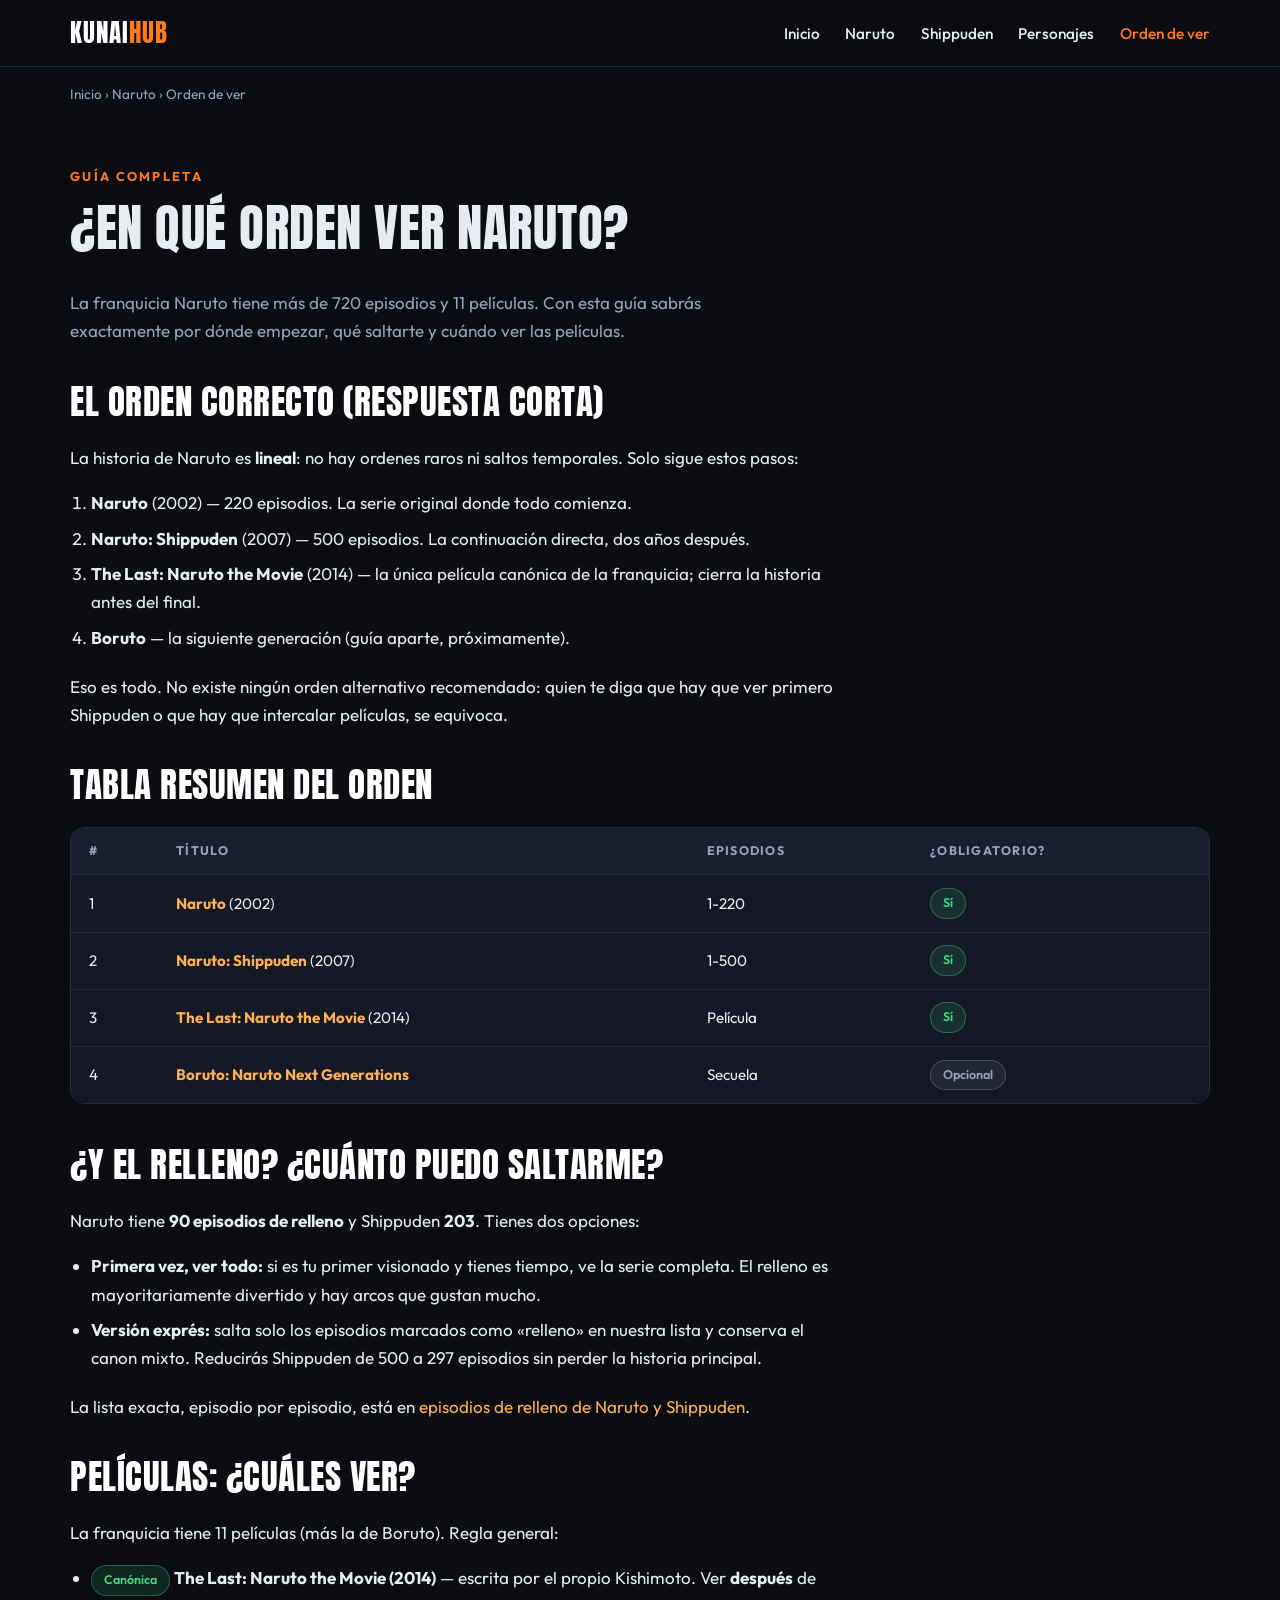
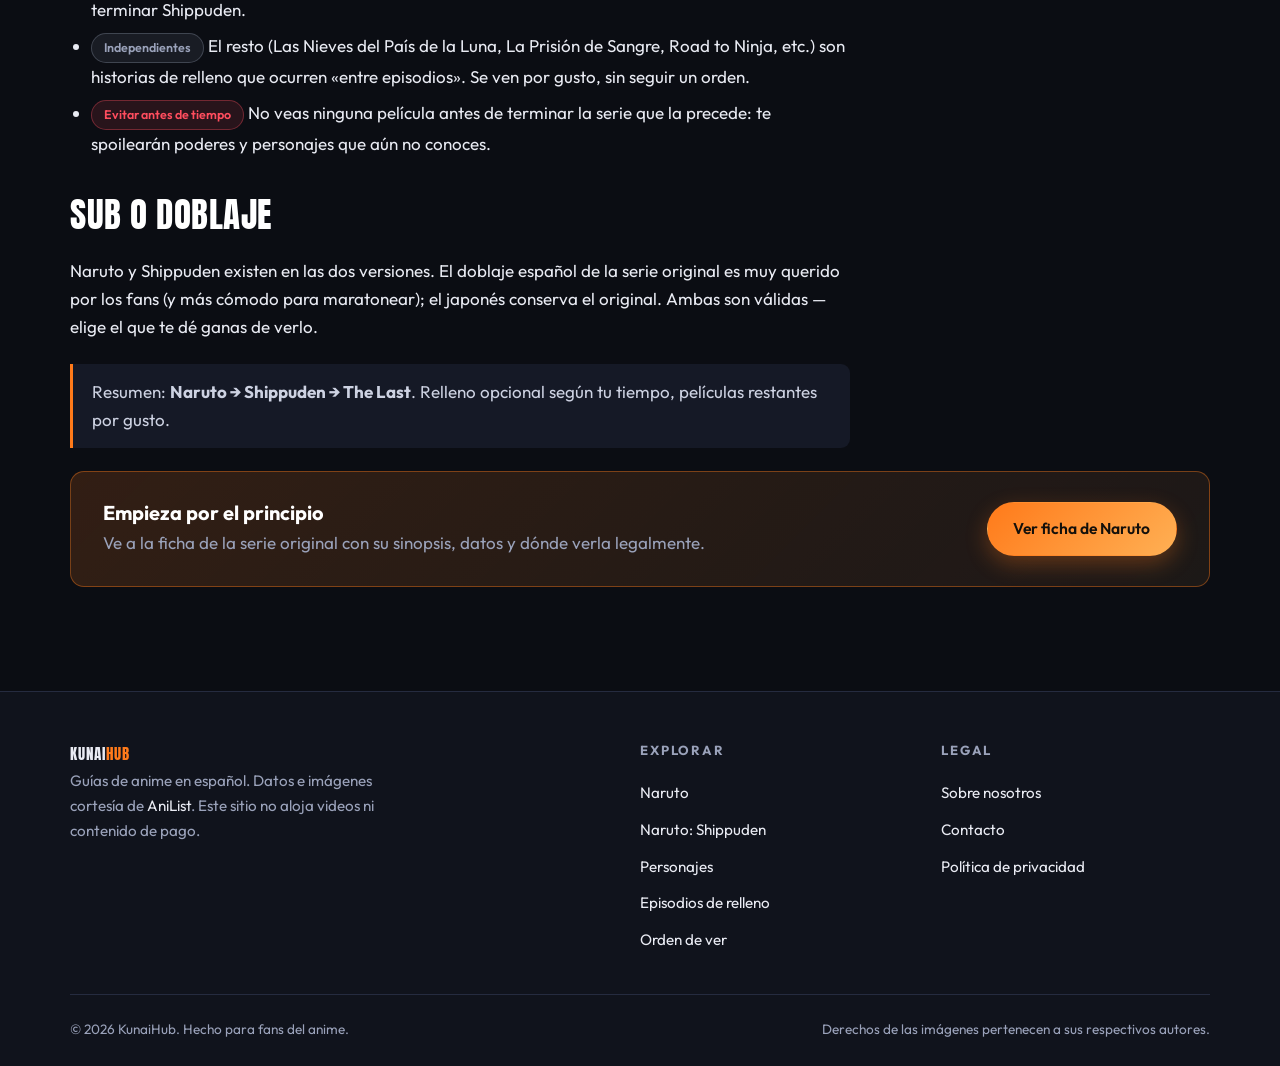
<file: naruto/orden-de-ver.html>
<!DOCTYPE html>
<html lang="es">
<head>
  <meta charset="UTF-8">
  <meta name="viewport" content="width=device-width, initial-scale=1.0">
  <meta name="theme-color" content="#0b0d13">
  <title>¿En qué orden ver Naruto? Guía del orden correcto y películas | KunaiHub</title>
  <meta name="description" content="El orden correcto para ver Naruto: serie original (220 episodios), Shippuden (500), qué películas son necesarias y cómo tratar los episodios de relleno.">
  <link rel="canonical" href="https://plinio8899.github.io/naruto/orden-de-ver.html">
  <meta property="og:type" content="article">
  <meta property="og:title" content="¿En qué orden ver Naruto? Guía del orden correcto">
  <meta property="og:description" content="El orden completo para ver Naruto, Shippuden y las películas sin perderte nada de la historia.">
  <meta property="og:image" content="https://s4.anilist.co/file/anilistcdn/media/anime/banner/20-HHxhPj5JD13a.jpg">
  <meta property="og:url" content="https://plinio8899.github.io/naruto/orden-de-ver.html">
  <meta name="twitter:card" content="summary_large_image">
  <link rel="icon" type="image/svg+xml" href="../assets/favicon.svg">
  <link rel="preconnect" href="https://fonts.googleapis.com">
  <link rel="preconnect" href="https://fonts.gstatic.com" crossorigin>
  <link href="https://fonts.googleapis.com/css2?family=Anton&family=Outfit:wght@400;500;600;700&display=swap" rel="stylesheet">
  <link rel="stylesheet" href="../assets/css/style.css">
  <!-- GA4: integrar tras crear la propiedad (fase de métricas) -->
</head>
<body>

<header class="navbar">
  <div class="container navbar-inner">
    <a class="logo" href="../index.html">Kunai<span>Hub</span></a>
    <button class="nav-toggle" aria-label="Abrir menú">☰</button>
    <ul class="nav-links">
      <li><a href="../index.html">Inicio</a></li>
      <li><a href="index.html">Naruto</a></li>
      <li><a href="shippuden.html">Shippuden</a></li>
      <li><a href="personajes.html">Personajes</a></li>
      <li><a href="orden-de-ver.html" class="active">Orden de ver</a></li>
    </ul>
  </div>
</header>

<main>

  <nav class="container breadcrumb" aria-label="Ruta de navegación">
    <a href="../index.html">Inicio</a> › <a href="index.html">Naruto</a> › <span>Orden de ver</span>
  </nav>

  <section class="section">
    <div class="container">
      <div class="section-head">
        <span class="overline">Guía completa</span>
        <h1>¿En qué orden ver Naruto?</h1>
        <p class="muted">La franquicia Naruto tiene más de 720 episodios y 11 películas. Con esta guía sabrás exactamente por dónde empezar, qué saltarte y cuándo ver las películas.</p>
      </div>

      <div class="prose">
        <h2 class="mt-0">El orden correcto (respuesta corta)</h2>
        <p>La historia de Naruto es <strong>lineal</strong>: no hay ordenes raros ni saltos temporales. Solo sigue estos pasos:</p>
        <ol>
          <li><strong>Naruto</strong> (2002) — 220 episodios. La serie original donde todo comienza.</li>
          <li><strong>Naruto: Shippuden</strong> (2007) — 500 episodios. La continuación directa, dos años después.</li>
          <li><strong>The Last: Naruto the Movie</strong> (2014) — la única película canónica de la franquicia; cierra la historia antes del final.</li>
          <li><strong>Boruto</strong> — la siguiente generación (guía aparte, próximamente).</li>
        </ol>
        <p>Eso es todo. No existe ningún orden alternativo recomendado: quien te diga que hay que ver primero Shippuden o que hay que intercalar películas, se equivoca.</p>

        <h2>Tabla resumen del orden</h2>
      </div>

      <div class="table-wrap" style="margin-bottom:2.5rem">
        <table class="data">
          <thead>
            <tr><th>#</th><th>Título</th><th>Episodios</th><th>¿Obligatorio?</th></tr>
          </thead>
          <tbody>
            <tr>
              <td>1</td>
              <td><b><a href="index.html">Naruto</a></b> (2002)</td>
              <td>1-220</td>
              <td><span class="badge badge-green">Sí</span></td>
            </tr>
            <tr>
              <td>2</td>
              <td><b><a href="shippuden.html">Naruto: Shippuden</a></b> (2007)</td>
              <td>1-500</td>
              <td><span class="badge badge-green">Sí</span></td>
            </tr>
            <tr>
              <td>3</td>
              <td><b>The Last: Naruto the Movie</b> (2014)</td>
              <td>Película</td>
              <td><span class="badge badge-green">Sí</span></td>
            </tr>
            <tr>
              <td>4</td>
              <td><b>Boruto: Naruto Next Generations</b></td>
              <td>Secuela</td>
              <td><span class="badge badge-gray">Opcional</span></td>
            </tr>
          </tbody>
        </table>
      </div>

      <div class="prose">
        <h2 class="mt-0">¿Y el relleno? ¿Cuánto puedo saltarme?</h2>
        <p>Naruto tiene <strong>90 episodios de relleno</strong> y Shippuden <strong>203</strong>. Tienes dos opciones:</p>
        <ul>
          <li><strong>Primera vez, ver todo:</strong> si es tu primer visionado y tienes tiempo, ve la serie completa. El relleno es mayoritariamente divertido y hay arcos que gustan mucho.</li>
          <li><strong>Versión exprés:</strong> salta solo los episodios marcados como «relleno» en nuestra lista y conserva el canon mixto. Reducirás Shippuden de 500 a 297 episodios sin perder la historia principal.</li>
        </ul>
        <p>La lista exacta, episodio por episodio, está en <a href="relleno.html">episodios de relleno de Naruto y Shippuden</a>.</p>

        <h2>Películas: ¿cuáles ver?</h2>
        <p>La franquicia tiene 11 películas (más la de Boruto). Regla general:</p>
        <ul>
          <li><span class="badge badge-green">Canónica</span> <strong>The Last: Naruto the Movie (2014)</strong> — escrita por el propio Kishimoto. Ver <strong>después</strong> de terminar Shippuden.</li>
          <li><span class="badge badge-gray">Independientes</span> El resto (Las Nieves del País de la Luna, La Prisión de Sangre, Road to Ninja, etc.) son historias de relleno que ocurren «entre episodios». Se ven por gusto, sin seguir un orden.</li>
          <li><span class="badge badge-red">Evitar antes de tiempo</span> No veas ninguna película antes de terminar la serie que la precede: te spoilearán poderes y personajes que aún no conoces.</li>
        </ul>

        <h2>Sub o doblaje</h2>
        <p>Naruto y Shippuden existen en las dos versiones. El doblaje español de la serie original es muy querido por los fans (y más cómodo para maratonear); el japonés conserva el original. Ambas son válidas — elige el que te dé ganas de verlo.</p>

        <blockquote>Resumen: <strong>Naruto → Shippuden → The Last</strong>. Relleno opcional según tu tiempo, películas restantes por gusto.</blockquote>
      </div>

      <div class="cta-box">
        <div>
          <h3>Empieza por el principio</h3>
          <p>Ve a la ficha de la serie original con su sinopsis, datos y dónde verla legalmente.</p>
        </div>
        <a class="btn btn-primary" href="index.html">Ver ficha de Naruto</a>
      </div>
    </div>
  </section>

</main>

<footer class="footer">
  <div class="container">
    <div class="footer-grid">
      <div>
        <a class="logo" href="../index.html">Kunai<span>Hub</span></a>
        <p class="desc">Guías de anime en español. Datos e imágenes cortesía de <a href="https://anilist.co" rel="noopener" target="_blank">AniList</a>. Este sitio no aloja videos ni contenido de pago.</p>
      </div>
      <div>
        <h4>Explorar</h4>
        <ul>
          <li><a href="index.html">Naruto</a></li>
          <li><a href="shippuden.html">Naruto: Shippuden</a></li>
          <li><a href="personajes.html">Personajes</a></li>
          <li><a href="relleno.html">Episodios de relleno</a></li>
          <li><a href="orden-de-ver.html">Orden de ver</a></li>
        </ul>
      </div>
      <div>
        <h4>Legal</h4>
        <ul>
          <li><a href="../sobre-nosotros.html">Sobre nosotros</a></li>
          <li><a href="../contacto.html">Contacto</a></li>
          <li><a href="../privacidad.html">Política de privacidad</a></li>
        </ul>
      </div>
    </div>
    <div class="footer-bottom">
      <span>© 2026 KunaiHub. Hecho para fans del anime.</span>
      <span>Derechos de las imágenes pertenecen a sus respectivos autores.</span>
    </div>
  </div>
</footer>

<script src="../assets/js/main.js"></script>
</body>
</html>
</file>
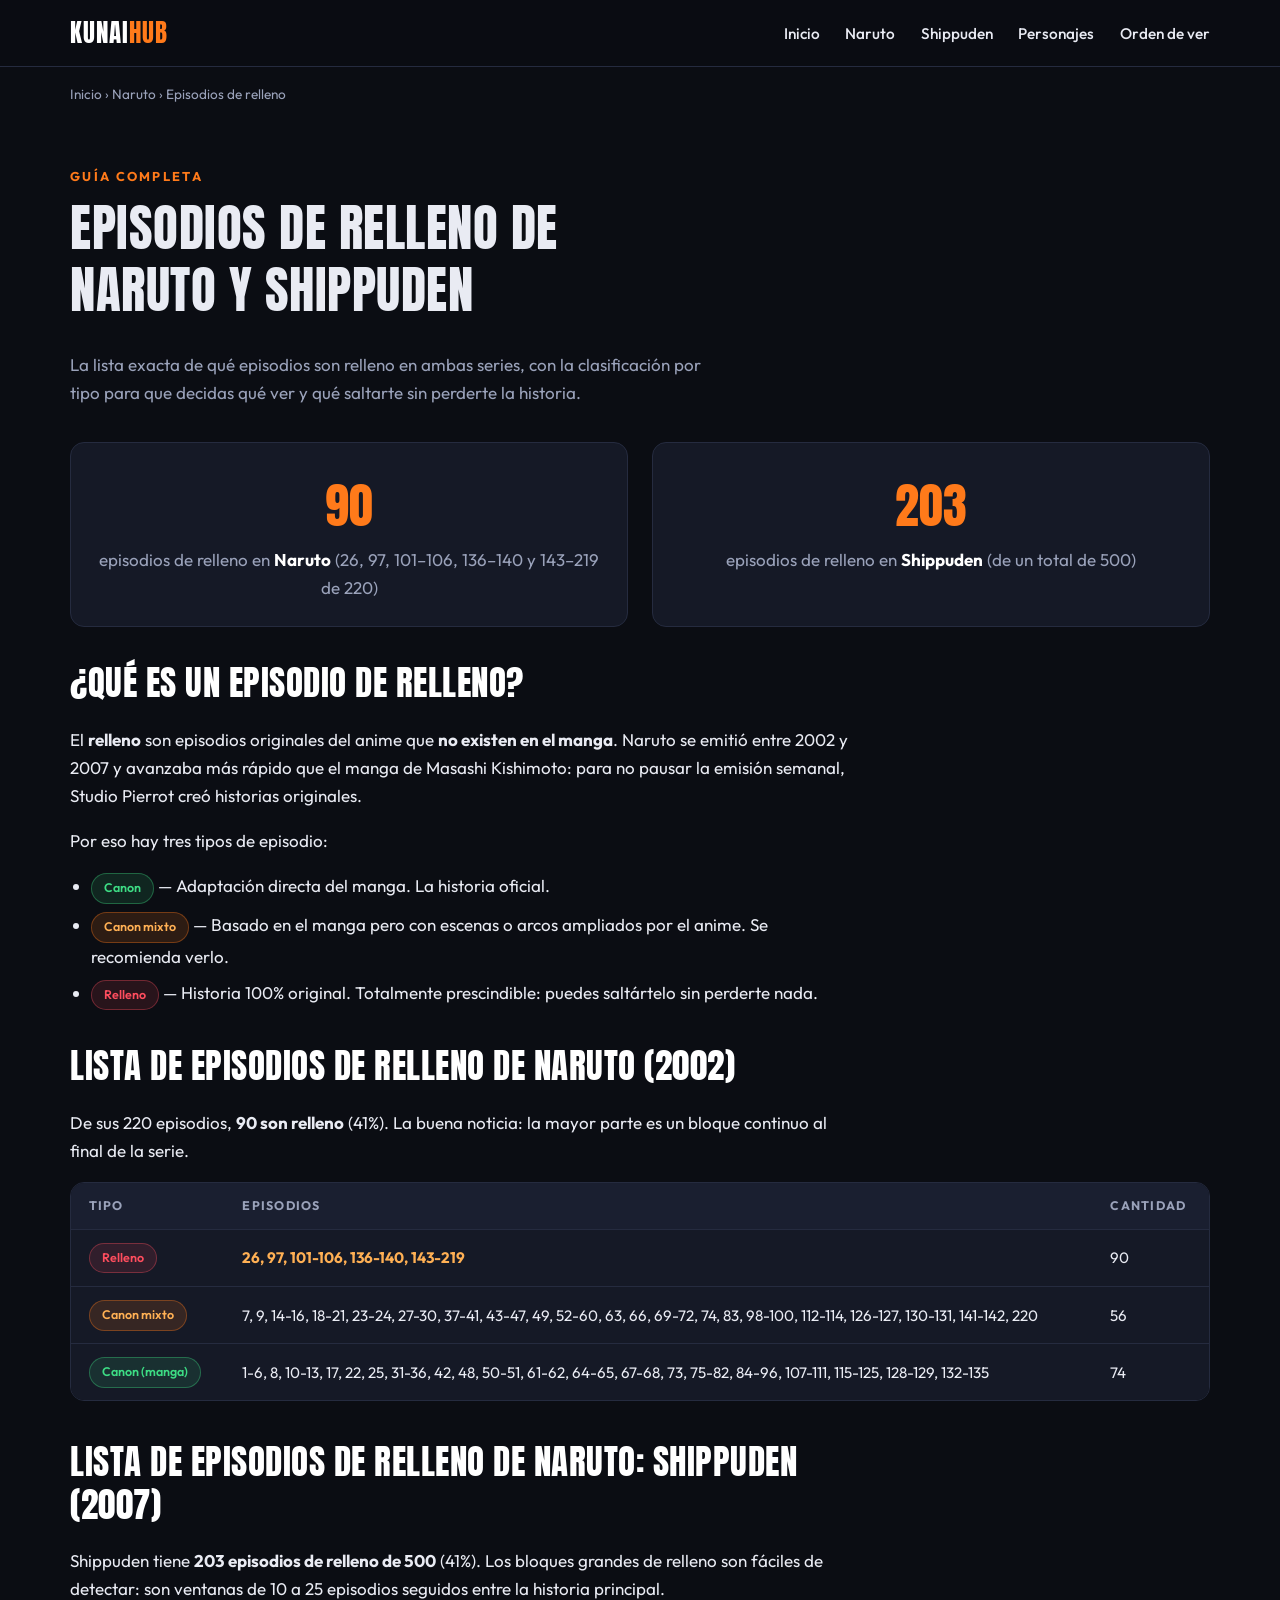
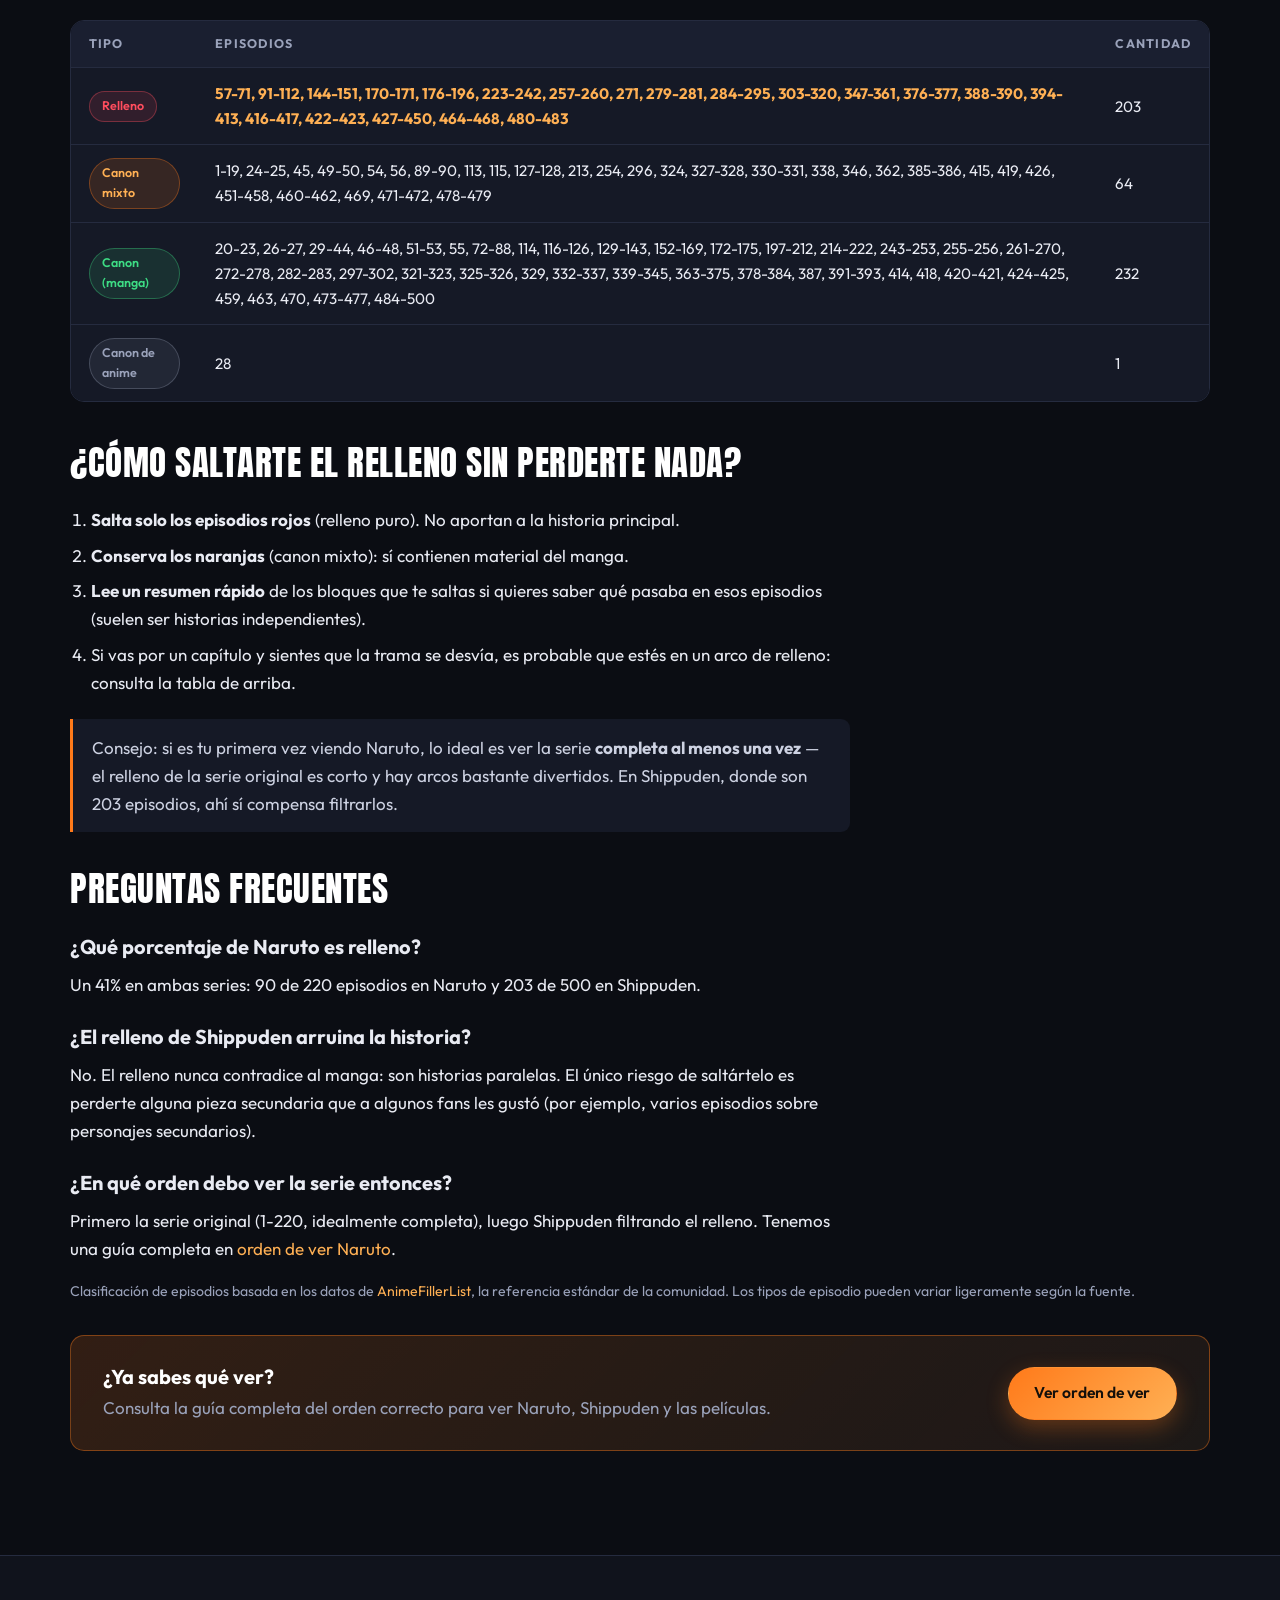
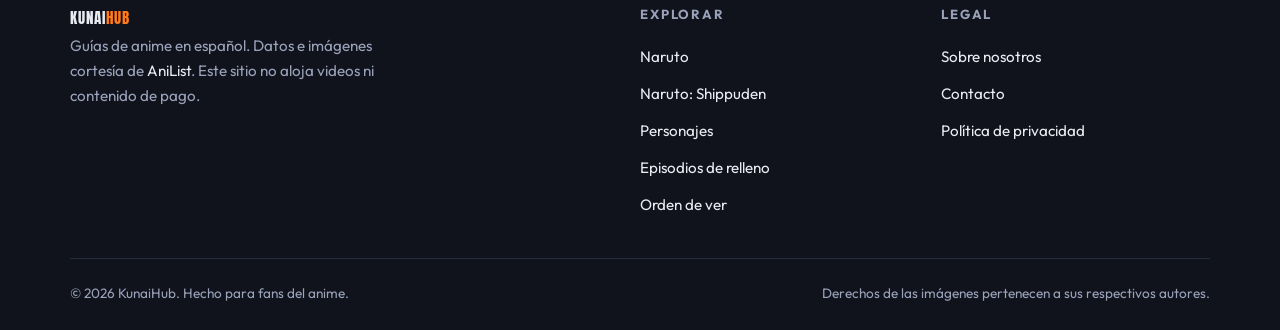
<file: naruto/relleno.html>
<!DOCTYPE html>
<html lang="es">
<head>
  <meta charset="UTF-8">
  <meta name="viewport" content="width=device-width, initial-scale=1.0">
  <meta name="theme-color" content="#0b0d13">
  <title>Episodios de relleno de Naruto y Shippuden: lista completa | KunaiHub</title>
  <meta name="description" content="Lista completa de episodios de relleno de Naruto (90 de 220) y Naruto Shippuden (203 de 500), con explicación de qué se puede saltar sin perderte la historia.">
  <link rel="canonical" href="https://plinio8899.github.io/naruto/relleno.html">
  <meta property="og:type" content="article">
  <meta property="og:title" content="Episodios de relleno de Naruto y Shippuden: lista completa">
  <meta property="og:description" content="90 episodios de relleno en Naruto y 203 en Shippuden: la lista exacta de cuáles saltarte.">
  <meta property="og:image" content="https://s4.anilist.co/file/anilistcdn/media/anime/banner/20-HHxhPj5JD13a.jpg">
  <meta property="og:url" content="https://plinio8899.github.io/naruto/relleno.html">
  <meta name="twitter:card" content="summary_large_image">
  <link rel="icon" type="image/svg+xml" href="../assets/favicon.svg">
  <link rel="preconnect" href="https://fonts.googleapis.com">
  <link rel="preconnect" href="https://fonts.gstatic.com" crossorigin>
  <link href="https://fonts.googleapis.com/css2?family=Anton&family=Outfit:wght@400;500;600;700&display=swap" rel="stylesheet">
  <link rel="stylesheet" href="../assets/css/style.css">
  <!-- GA4: integrar tras crear la propiedad (fase de métricas) -->
  <script type="application/ld+json">
  {
    "@context": "https://schema.org",
    "@type": "FAQPage",
    "mainEntity": [
      {
        "@type": "Question",
        "name": "¿Cuántos episodios de relleno tiene Naruto?",
        "acceptedAnswer": { "@type": "Answer", "text": "La serie original de Naruto tiene 90 episodios de relleno de un total de 220 (un 41%): los episodios 26, 97, 101-106, 136-140 y 143-219." }
      },
      {
        "@type": "Question",
        "name": "¿Cuántos episodios de relleno tiene Naruto Shippuden?",
        "acceptedAnswer": { "@type": "Answer", "text": "Naruto Shippuden tiene 203 episodios de relleno de un total de 500 (un 41%): incluyen los rangos 57-71, 91-112, 144-151, 176-196, 223-242, 303-320, 347-361, 394-413 y 427-450, entre otros." }
      },
      {
        "@type": "Question",
        "name": "¿Se pueden saltar los episodios de relleno de Naruto?",
        "acceptedAnswer": { "@type": "Answer", "text": "Sí. Los episodios de relleno puro no afectan la historia principal: puedes saltártelos sin perderte nada. Se recomienda ver igual los episodios marcados como canon mixto, que sí contienen material de la historia." }
      },
      {
        "@type": "Question",
        "name": "¿Qué es un episodio de relleno?",
        "acceptedAnswer": { "@type": "Answer", "text": "Es un episodio original del anime que no existe en el manga. Se produce cuando el anime alcanza el ritmo del manga y los estudios necesitan contenido nuevo para no pausar la emisión semanal." }
      }
    ]
  }
  </script>
</head>
<body>

<header class="navbar">
  <div class="container navbar-inner">
    <a class="logo" href="../index.html">Kunai<span>Hub</span></a>
    <button class="nav-toggle" aria-label="Abrir menú">☰</button>
    <ul class="nav-links">
      <li><a href="../index.html">Inicio</a></li>
      <li><a href="index.html">Naruto</a></li>
      <li><a href="shippuden.html">Shippuden</a></li>
      <li><a href="personajes.html">Personajes</a></li>
      <li><a href="orden-de-ver.html">Orden de ver</a></li>
    </ul>
  </div>
</header>

<main>

  <nav class="container breadcrumb" aria-label="Ruta de navegación">
    <a href="../index.html">Inicio</a> › <a href="index.html">Naruto</a> › <span>Episodios de relleno</span>
  </nav>

  <section class="section">
    <div class="container">
      <div class="section-head">
        <span class="overline">Guía completa</span>
        <h1>Episodios de relleno de Naruto y Shippuden</h1>
        <p class="muted">La lista exacta de qué episodios son relleno en ambas series, con la clasificación por tipo para que decidas qué ver y qué saltarte sin perderte la historia.</p>
      </div>

      <div class="grid grid-2" style="margin-bottom:2rem">
        <div class="card content-card text-center">
          <p style="font-family:var(--font-display);font-size:3rem;color:var(--accent);margin:0">90</p>
          <p class="muted" style="margin:0">episodios de relleno en <strong style="color:#fff">Naruto</strong> (26, 97, 101–106, 136–140 y 143–219 de 220)</p>
        </div>
        <div class="card content-card text-center">
          <p style="font-family:var(--font-display);font-size:3rem;color:var(--accent);margin:0">203</p>
          <p class="muted" style="margin:0">episodios de relleno en <strong style="color:#fff">Shippuden</strong> (de un total de 500)</p>
        </div>
      </div>

      <div class="prose">
        <h2 class="mt-0">¿Qué es un episodio de relleno?</h2>
        <p>El <strong>relleno</strong> son episodios originales del anime que <strong>no existen en el manga</strong>. Naruto se emitió entre 2002 y 2007 y avanzaba más rápido que el manga de Masashi Kishimoto: para no pausar la emisión semanal, Studio Pierrot creó historias originales.</p>
        <p>Por eso hay tres tipos de episodio:</p>
        <ul>
          <li><span class="badge badge-green">Canon</span> — Adaptación directa del manga. La historia oficial.</li>
          <li><span class="badge">Canon mixto</span> — Basado en el manga pero con escenas o arcos ampliados por el anime. Se recomienda verlo.</li>
          <li><span class="badge badge-red">Relleno</span> — Historia 100% original. Totalmente prescindible: puedes saltártelo sin perderte nada.</li>
        </ul>

        <h2>Lista de episodios de relleno de Naruto (2002)</h2>
        <p>De sus 220 episodios, <strong>90 son relleno</strong> (41%). La buena noticia: la mayor parte es un bloque continuo al final de la serie.</p>
      </div>

      <div class="table-wrap" style="margin-bottom:2.5rem">
        <table class="data">
          <thead>
            <tr><th>Tipo</th><th>Episodios</th><th>Cantidad</th></tr>
          </thead>
          <tbody>
            <tr>
              <td><span class="badge badge-red">Relleno</span></td>
              <td><b>26, 97, 101-106, 136-140, 143-219</b></td>
              <td>90</td>
            </tr>
            <tr>
              <td><span class="badge">Canon mixto</span></td>
              <td>7, 9, 14-16, 18-21, 23-24, 27-30, 37-41, 43-47, 49, 52-60, 63, 66, 69-72, 74, 83, 98-100, 112-114, 126-127, 130-131, 141-142, 220</td>
              <td>56</td>
            </tr>
            <tr>
              <td><span class="badge badge-green">Canon (manga)</span></td>
              <td>1-6, 8, 10-13, 17, 22, 25, 31-36, 42, 48, 50-51, 61-62, 64-65, 67-68, 73, 75-82, 84-96, 107-111, 115-125, 128-129, 132-135</td>
              <td>74</td>
            </tr>
          </tbody>
        </table>
      </div>

      <div class="prose">
        <h2 class="mt-0">Lista de episodios de relleno de Naruto: Shippuden (2007)</h2>
        <p>Shippuden tiene <strong>203 episodios de relleno de 500</strong> (41%). Los bloques grandes de relleno son fáciles de detectar: son ventanas de 10 a 25 episodios seguidos entre la historia principal.</p>
      </div>

      <div class="table-wrap" style="margin-bottom:2.5rem">
        <table class="data">
          <thead>
            <tr><th>Tipo</th><th>Episodios</th><th>Cantidad</th></tr>
          </thead>
          <tbody>
            <tr>
              <td><span class="badge badge-red">Relleno</span></td>
              <td><b>57-71, 91-112, 144-151, 170-171, 176-196, 223-242, 257-260, 271, 279-281, 284-295, 303-320, 347-361, 376-377, 388-390, 394-413, 416-417, 422-423, 427-450, 464-468, 480-483</b></td>
              <td>203</td>
            </tr>
            <tr>
              <td><span class="badge">Canon mixto</span></td>
              <td>1-19, 24-25, 45, 49-50, 54, 56, 89-90, 113, 115, 127-128, 213, 254, 296, 324, 327-328, 330-331, 338, 346, 362, 385-386, 415, 419, 426, 451-458, 460-462, 469, 471-472, 478-479</td>
              <td>64</td>
            </tr>
            <tr>
              <td><span class="badge badge-green">Canon (manga)</span></td>
              <td>20-23, 26-27, 29-44, 46-48, 51-53, 55, 72-88, 114, 116-126, 129-143, 152-169, 172-175, 197-212, 214-222, 243-253, 255-256, 261-270, 272-278, 282-283, 297-302, 321-323, 325-326, 329, 332-337, 339-345, 363-375, 378-384, 387, 391-393, 414, 418, 420-421, 424-425, 459, 463, 470, 473-477, 484-500</td>
              <td>232</td>
            </tr>
            <tr>
              <td><span class="badge badge-gray">Canon de anime</span></td>
              <td>28</td>
              <td>1</td>
            </tr>
          </tbody>
        </table>
      </div>

      <div class="prose">
        <h2 class="mt-0">¿Cómo saltarte el relleno sin perderte nada?</h2>
        <ol>
          <li><strong>Salta solo los episodios rojos</strong> (relleno puro). No aportan a la historia principal.</li>
          <li><strong>Conserva los naranjas</strong> (canon mixto): sí contienen material del manga.</li>
          <li><strong>Lee un resumen rápido</strong> de los bloques que te saltas si quieres saber qué pasaba en esos episodios (suelen ser historias independientes).</li>
          <li>Si vas por un capítulo y sientes que la trama se desvía, es probable que estés en un arco de relleno: consulta la tabla de arriba.</li>
        </ol>

        <blockquote>Consejo: si es tu primera vez viendo Naruto, lo ideal es ver la serie <strong>completa al menos una vez</strong> — el relleno de la serie original es corto y hay arcos bastante divertidos. En Shippuden, donde son 203 episodios, ahí sí compensa filtrarlos.</blockquote>

        <h2>Preguntas frecuentes</h2>
        <h3>¿Qué porcentaje de Naruto es relleno?</h3>
        <p>Un 41% en ambas series: 90 de 220 episodios en Naruto y 203 de 500 en Shippuden.</p>
        <h3>¿El relleno de Shippuden arruina la historia?</h3>
        <p>No. El relleno nunca contradice al manga: son historias paralelas. El único riesgo de saltártelo es perderte alguna pieza secundaria que a algunos fans les gustó (por ejemplo, varios episodios sobre personajes secundarios).</p>
        <h3>¿En qué orden debo ver la serie entonces?</h3>
        <p>Primero la serie original (1-220, idealmente completa), luego Shippuden filtrando el relleno. Tenemos una guía completa en <a href="orden-de-ver.html">orden de ver Naruto</a>.</p>
      </div>

      <p class="muted" style="font-size:.88rem">Clasificación de episodios basada en los datos de <a href="https://www.animefillerlist.com" target="_blank" rel="noopener">AnimeFillerList</a>, la referencia estándar de la comunidad. Los tipos de episodio pueden variar ligeramente según la fuente.</p>

      <div class="cta-box" style="margin-top:2rem">
        <div>
          <h3>¿Ya sabes qué ver?</h3>
          <p>Consulta la guía completa del orden correcto para ver Naruto, Shippuden y las películas.</p>
        </div>
        <a class="btn btn-primary" href="orden-de-ver.html">Ver orden de ver</a>
      </div>
    </div>
  </section>

</main>

<footer class="footer">
  <div class="container">
    <div class="footer-grid">
      <div>
        <a class="logo" href="../index.html">Kunai<span>Hub</span></a>
        <p class="desc">Guías de anime en español. Datos e imágenes cortesía de <a href="https://anilist.co" rel="noopener" target="_blank">AniList</a>. Este sitio no aloja videos ni contenido de pago.</p>
      </div>
      <div>
        <h4>Explorar</h4>
        <ul>
          <li><a href="index.html">Naruto</a></li>
          <li><a href="shippuden.html">Naruto: Shippuden</a></li>
          <li><a href="personajes.html">Personajes</a></li>
          <li><a href="relleno.html">Episodios de relleno</a></li>
          <li><a href="orden-de-ver.html">Orden de ver</a></li>
        </ul>
      </div>
      <div>
        <h4>Legal</h4>
        <ul>
          <li><a href="../sobre-nosotros.html">Sobre nosotros</a></li>
          <li><a href="../contacto.html">Contacto</a></li>
          <li><a href="../privacidad.html">Política de privacidad</a></li>
        </ul>
      </div>
    </div>
    <div class="footer-bottom">
      <span>© 2026 KunaiHub. Hecho para fans del anime.</span>
      <span>Derechos de las imágenes pertenecen a sus respectivos autores.</span>
    </div>
  </div>
</footer>

<script src="../assets/js/main.js"></script>
</body>
</html>
</file>
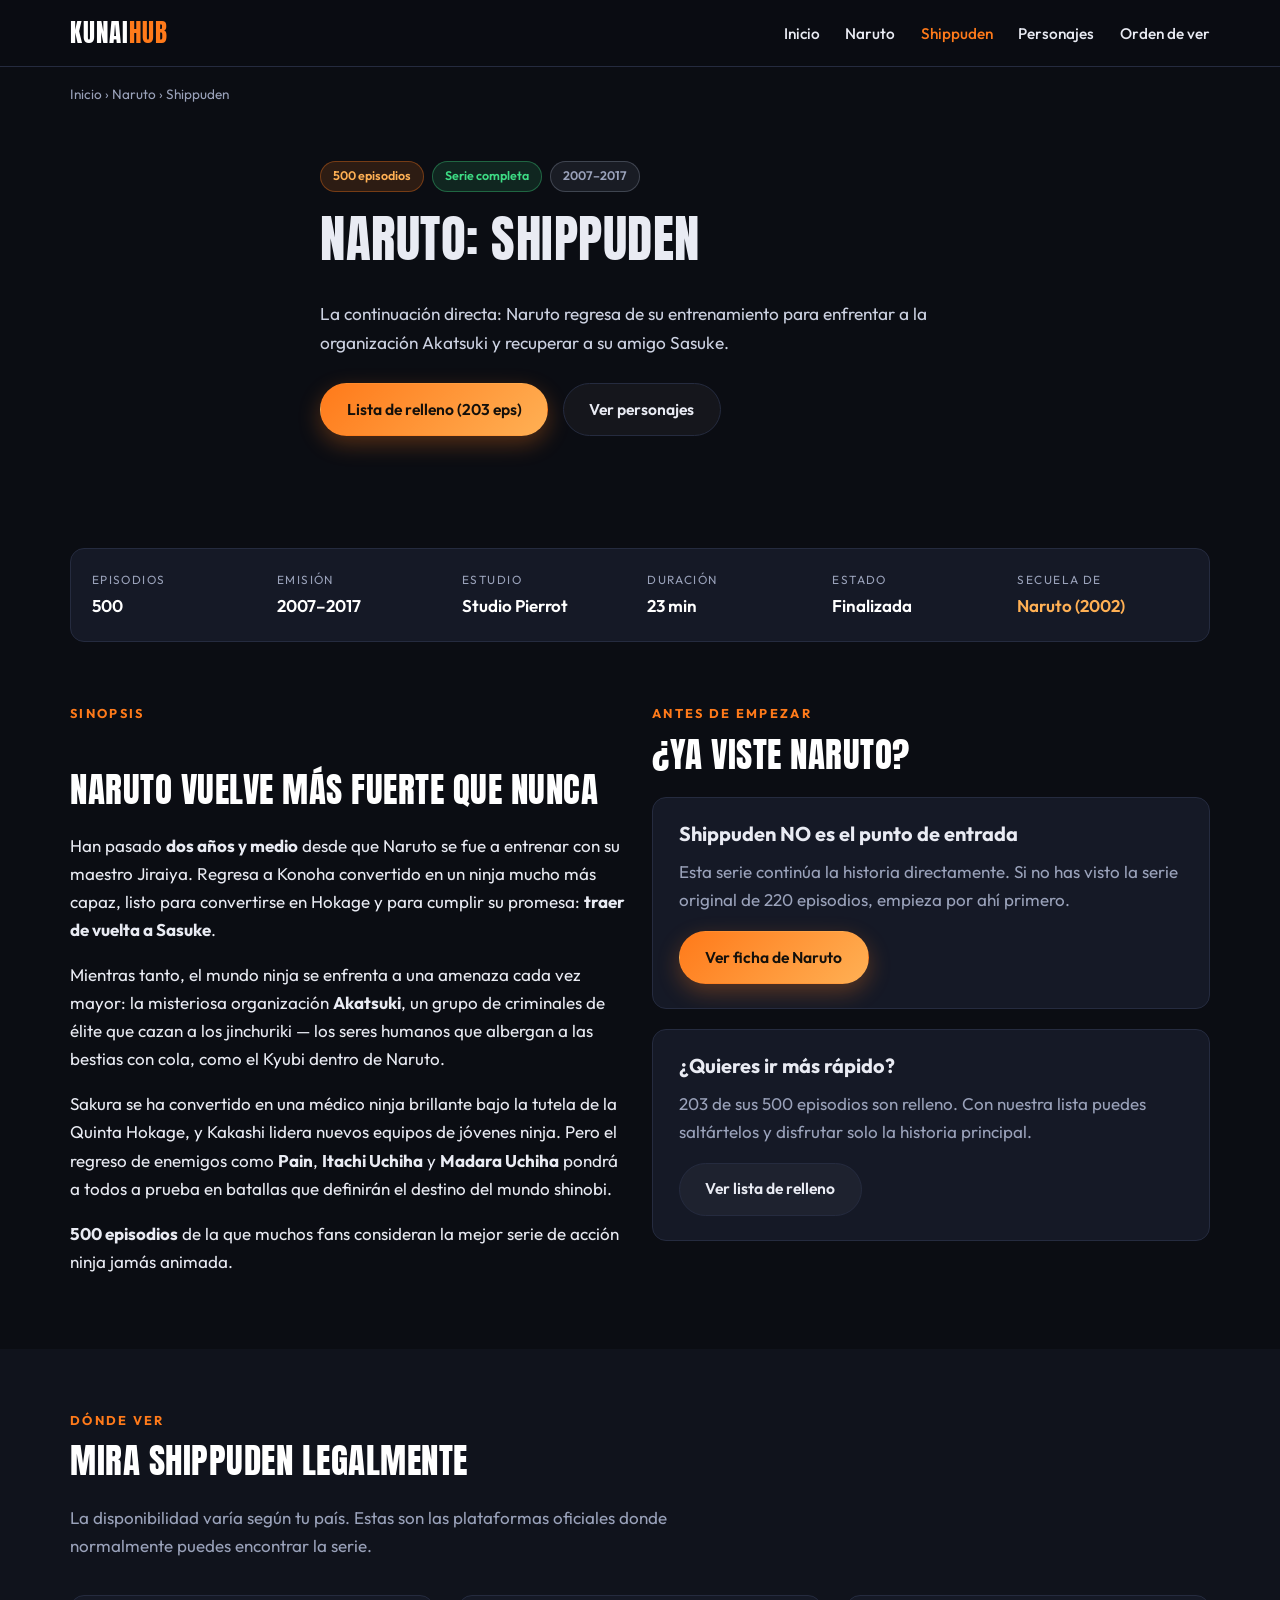
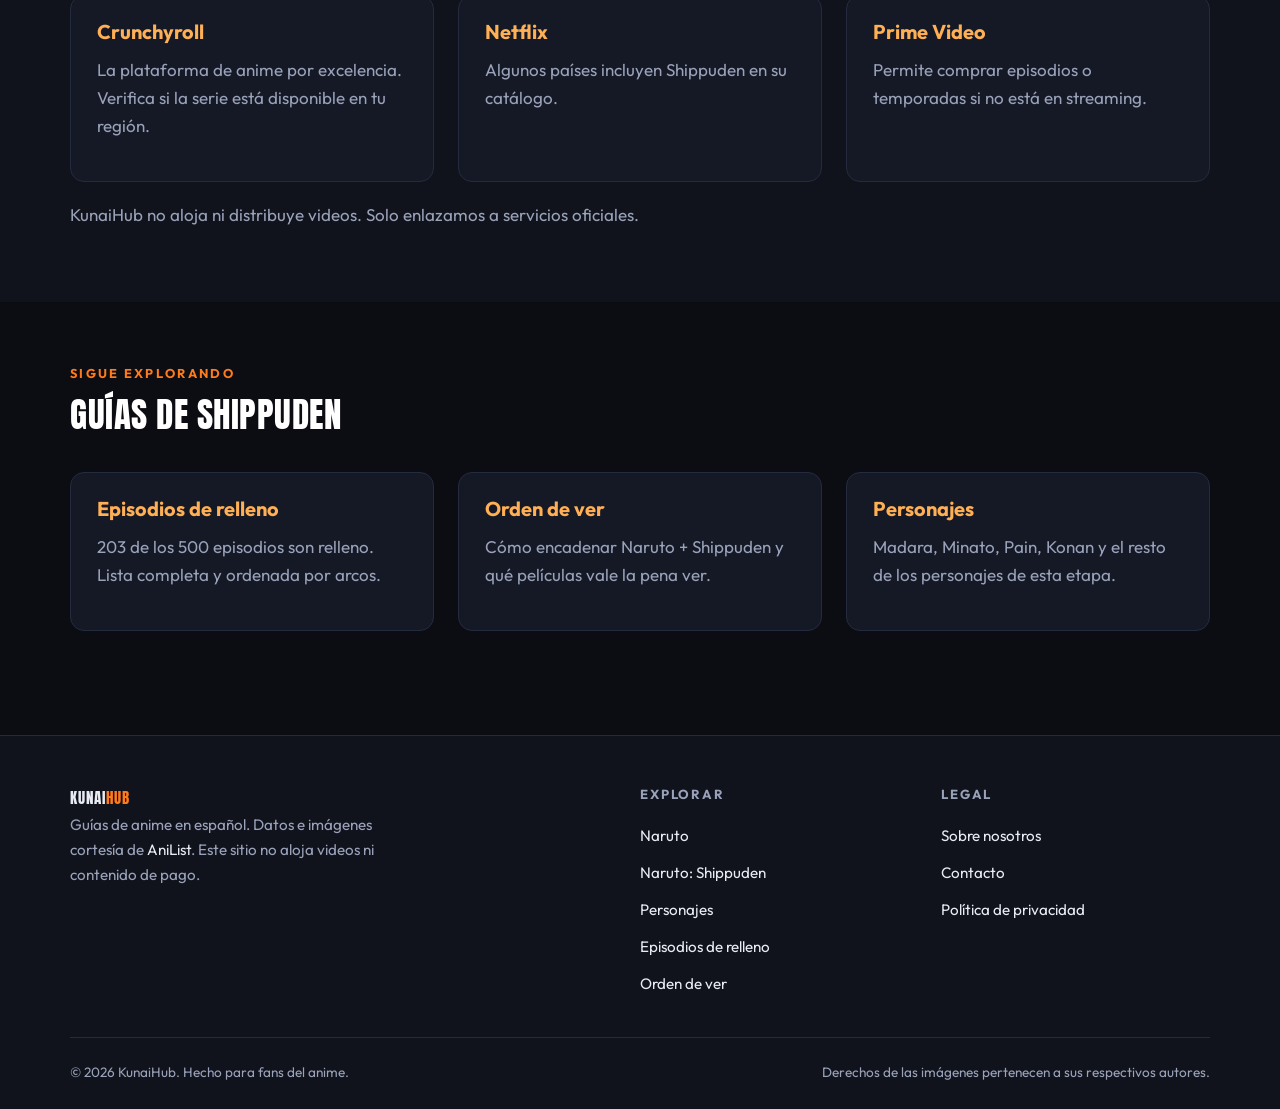
<file: naruto/shippuden.html>
<!DOCTYPE html>
<html lang="es">
<head>
  <meta charset="UTF-8">
  <meta name="viewport" content="width=device-width, initial-scale=1.0">
  <meta name="theme-color" content="#0b0d13">
  <title>Naruto: Shippuden (2007): sinopsis, 500 episodios y dónde ver | KunaiHub</title>
  <meta name="description" content="Sinopsis de Naruto Shippuden sin spoilers, ficha técnica de sus 500 episodios, cuántos de relleno tiene y dónde ver la serie legalmente en español.">
  <link rel="canonical" href="https://plinio8899.github.io/naruto/shippuden.html">
  <meta property="og:type" content="video.tv_show">
  <meta property="og:title" content="Naruto: Shippuden (2007): sinopsis y 500 episodios">
  <meta property="og:description" content="Todo sobre Naruto: Shippuden — 500 episodios, sinopsis, relleno y dónde verla legalmente.">
  <meta property="og:image" content="https://s4.anilist.co/file/anilistcdn/media/anime/banner/1735.jpg">
  <meta property="og:url" content="https://plinio8899.github.io/naruto/shippuden.html">
  <meta name="twitter:card" content="summary_large_image">
  <link rel="icon" type="image/svg+xml" href="../assets/favicon.svg">
  <link rel="preconnect" href="https://fonts.googleapis.com">
  <link rel="preconnect" href="https://fonts.gstatic.com" crossorigin>
  <link href="https://fonts.googleapis.com/css2?family=Anton&family=Outfit:wght@400;500;600;700&display=swap" rel="stylesheet">
  <link rel="stylesheet" href="../assets/css/style.css">
  <!-- GA4: integrar tras crear la propiedad (fase de métricas) -->
</head>
<body>

<header class="navbar">
  <div class="container navbar-inner">
    <a class="logo" href="../index.html">Kunai<span>Hub</span></a>
    <button class="nav-toggle" aria-label="Abrir menú">☰</button>
    <ul class="nav-links">
      <li><a href="../index.html">Inicio</a></li>
      <li><a href="index.html">Naruto</a></li>
      <li><a href="shippuden.html" class="active">Shippuden</a></li>
      <li><a href="personajes.html">Personajes</a></li>
      <li><a href="orden-de-ver.html">Orden de ver</a></li>
    </ul>
  </div>
</header>

<main>

  <nav class="container breadcrumb" aria-label="Ruta de navegación">
    <a href="../index.html">Inicio</a> › <a href="index.html">Naruto</a> › <span>Shippuden</span>
  </nav>

  <section class="hero hero-page" style="background-image:url('https://s4.anilist.co/file/anilistcdn/media/anime/banner/1735.jpg')">
    <div class="container hero-content">
      <div class="badge-list" style="margin-bottom:1rem">
        <span class="badge">500 episodios</span>
        <span class="badge badge-green">Serie completa</span>
        <span class="badge badge-gray">2007–2017</span>
      </div>
      <h1>Naruto: Shippuden</h1>
      <p>La continuación directa: Naruto regresa de su entrenamiento para enfrentar a la organización Akatsuki y recuperar a su amigo Sasuke.</p>
      <div class="hero-actions">
        <a class="btn btn-primary" href="relleno.html">Lista de relleno (203 eps)</a>
        <a class="btn btn-ghost" href="personajes-shippuden.html">Ver personajes</a>
      </div>
    </div>
  </section>

  <section class="section">
    <div class="container">
      <div class="ficha">
        <div class="ficha-item"><span class="label">Episodios</span><span class="value">500</span></div>
        <div class="ficha-item"><span class="label">Emisión</span><span class="value">2007–2017</span></div>
        <div class="ficha-item"><span class="label">Estudio</span><span class="value">Studio Pierrot</span></div>
        <div class="ficha-item"><span class="label">Duración</span><span class="value">23 min</span></div>
        <div class="ficha-item"><span class="label">Estado</span><span class="value">Finalizada</span></div>
        <div class="ficha-item"><span class="label">Secuela de</span><span class="value"><a href="index.html">Naruto (2002)</a></span></div>
      </div>
    </div>
  </section>

  <section class="section" style="padding-top:0">
    <div class="container">
      <div class="grid grid-2" style="align-items:start">
        <div class="prose">
          <span class="overline">Sinopsis</span>
          <h2>Naruto vuelve más fuerte que nunca</h2>
          <p>Han pasado <strong>dos años y medio</strong> desde que Naruto se fue a entrenar con su maestro Jiraiya. Regresa a Konoha convertido en un ninja mucho más capaz, listo para convertirse en Hokage y para cumplir su promesa: <strong>traer de vuelta a Sasuke</strong>.</p>
          <p>Mientras tanto, el mundo ninja se enfrenta a una amenaza cada vez mayor: la misteriosa organización <strong>Akatsuki</strong>, un grupo de criminales de élite que cazan a los jinchuriki — los seres humanos que albergan a las bestias con cola, como el Kyubi dentro de Naruto.</p>
          <p>Sakura se ha convertido en una médico ninja brillante bajo la tutela de la Quinta Hokage, y Kakashi lidera nuevos equipos de jóvenes ninja. Pero el regreso de enemigos como <strong>Pain</strong>, <strong>Itachi Uchiha</strong> y <strong>Madara Uchiha</strong> pondrá a todos a prueba en batallas que definirán el destino del mundo shinobi.</p>
          <p><strong>500 episodios</strong> de la que muchos fans consideran la mejor serie de acción ninja jamás animada.</p>
        </div>
        <div>
          <span class="overline">Antes de empezar</span>
          <h2>¿Ya viste Naruto?</h2>
          <div class="card content-card" style="margin-bottom:1.2rem">
            <h3 class="mt-0">Shippuden NO es el punto de entrada</h3>
            <p class="muted">Esta serie continúa la historia directamente. Si no has visto la serie original de 220 episodios, empieza por ahí primero.</p>
            <a class="btn btn-primary" href="index.html">Ver ficha de Naruto</a>
          </div>
          <div class="card content-card">
            <h3 class="mt-0">¿Quieres ir más rápido?</h3>
            <p class="muted">203 de sus 500 episodios son relleno. Con nuestra lista puedes saltártelos y disfrutar solo la historia principal.</p>
            <a class="btn btn-ghost" href="relleno.html">Ver lista de relleno</a>
          </div>
        </div>
      </div>
    </div>
  </section>

  <!-- ADSTERRA: espacio reservado para banner (integrar tras aprobación) -->

  <section class="section section-alt">
    <div class="container">
      <div class="section-head">
        <span class="overline">Dónde ver</span>
        <h2>Mira Shippuden legalmente</h2>
        <p class="muted">La disponibilidad varía según tu país. Estas son las plataformas oficiales donde normalmente puedes encontrar la serie.</p>
      </div>
      <div class="grid grid-3">
        <a class="card content-card" href="https://www.crunchyroll.com" target="_blank" rel="noopener">
          <h3>Crunchyroll</h3>
          <p class="muted">La plataforma de anime por excelencia. Verifica si la serie está disponible en tu región.</p>
        </a>
        <a class="card content-card" href="https://www.netflix.com" target="_blank" rel="noopener">
          <h3>Netflix</h3>
          <p class="muted">Algunos países incluyen Shippuden en su catálogo.</p>
        </a>
        <a class="card content-card" href="https://www.primevideo.com" target="_blank" rel="noopener">
          <h3>Prime Video</h3>
          <p class="muted">Permite comprar episodios o temporadas si no está en streaming.</p>
        </a>
      </div>
      <p class="muted" style="margin-top:1.2rem">KunaiHub no aloja ni distribuye videos. Solo enlazamos a servicios oficiales.</p>
    </div>
  </section>

  <section class="section">
    <div class="container">
      <div class="section-head">
        <span class="overline">Sigue explorando</span>
        <h2>Guías de Shippuden</h2>
      </div>
      <div class="grid grid-3">
        <a class="card content-card" href="relleno.html">
          <h3>Episodios de relleno</h3>
          <p class="muted">203 de los 500 episodios son relleno. Lista completa y ordenada por arcos.</p>
        </a>
        <a class="card content-card" href="orden-de-ver.html">
          <h3>Orden de ver</h3>
          <p class="muted">Cómo encadenar Naruto + Shippuden y qué películas vale la pena ver.</p>
        </a>
        <a class="card content-card" href="personajes-shippuden.html">
          <h3>Personajes</h3>
          <p class="muted">Madara, Minato, Pain, Konan y el resto de los personajes de esta etapa.</p>
        </a>
      </div>
    </div>
  </section>

</main>

<footer class="footer">
  <div class="container">
    <div class="footer-grid">
      <div>
        <a class="logo" href="../index.html">Kunai<span>Hub</span></a>
        <p class="desc">Guías de anime en español. Datos e imágenes cortesía de <a href="https://anilist.co" rel="noopener" target="_blank">AniList</a>. Este sitio no aloja videos ni contenido de pago.</p>
      </div>
      <div>
        <h4>Explorar</h4>
        <ul>
          <li><a href="index.html">Naruto</a></li>
          <li><a href="shippuden.html">Naruto: Shippuden</a></li>
          <li><a href="personajes.html">Personajes</a></li>
          <li><a href="relleno.html">Episodios de relleno</a></li>
          <li><a href="orden-de-ver.html">Orden de ver</a></li>
        </ul>
      </div>
      <div>
        <h4>Legal</h4>
        <ul>
          <li><a href="../sobre-nosotros.html">Sobre nosotros</a></li>
          <li><a href="../contacto.html">Contacto</a></li>
          <li><a href="../privacidad.html">Política de privacidad</a></li>
        </ul>
      </div>
    </div>
    <div class="footer-bottom">
      <span>© 2026 KunaiHub. Hecho para fans del anime.</span>
      <span>Derechos de las imágenes pertenecen a sus respectivos autores.</span>
    </div>
  </div>
</footer>

<script src="../assets/js/main.js"></script>
</body>
</html>
</file>
<file: assets/css/style.css>
/* ==========================================================================
   KunaiHub — Estilo principal
   ========================================================================== */

:root {
  --bg: #0b0d13;
  --bg-2: #10131c;
  --card: #151926;
  --card-2: #1a1f30;
  --border: #252b3f;
  --text: #e9ebf3;
  --muted: #9aa2ba;
  --accent: #ff7a1a;
  --accent-2: #ffb054;
  --accent-ink: #14100b;
  --red: #ff4d5e;
  --green: #3ddc84;
  --radius: 14px;
  --radius-sm: 9px;
  --shadow: 0 10px 30px rgba(0, 0, 0, .35);
  --font-body: "Outfit", system-ui, -apple-system, "Segoe UI", sans-serif;
  --font-display: "Anton", "Arial Black", sans-serif;
  --container: 1140px;
}

*,
*::before,
*::after { box-sizing: border-box; }

html { scroll-behavior: smooth; }

body {
  margin: 0;
  background: var(--bg);
  color: var(--text);
  font-family: var(--font-body);
  font-size: 17px;
  line-height: 1.65;
  -webkit-font-smoothing: antialiased;
}

img { max-width: 100%; display: block; }

a { color: var(--accent-2); text-decoration: none; }
a:hover { text-decoration: underline; }

h1, h2, h3 { line-height: 1.2; margin: 0 0 .6em; }

h1 { font-family: var(--font-display); font-weight: 400; font-size: clamp(2rem, 5vw, 3.2rem); letter-spacing: .5px; text-transform: uppercase; }
h2 { font-family: var(--font-display); font-weight: 400; font-size: clamp(1.5rem, 3.5vw, 2.2rem); letter-spacing: .5px; text-transform: uppercase; color: #fff; }
h3 { font-size: 1.25rem; font-weight: 700; }

p { margin: 0 0 1em; }

.container {
  width: min(var(--container), 100% - 2.5rem);
  margin-inline: auto;
}

.overline {
  display: inline-block;
  font-size: .8rem;
  font-weight: 700;
  letter-spacing: .18em;
  text-transform: uppercase;
  color: var(--accent);
  margin-bottom: .6rem;
}

.section { padding: 3.5rem 0; }
.section-alt { background: var(--bg-2); }

/* ---------- Botones ---------- */
.btn {
  display: inline-flex;
  align-items: center;
  gap: .5rem;
  padding: .8rem 1.6rem;
  border-radius: 999px;
  font-weight: 600;
  font-size: .98rem;
  border: 1px solid transparent;
  cursor: pointer;
  transition: transform .15s ease, box-shadow .15s ease, background .15s ease;
  text-decoration: none !important;
}
.btn:hover { transform: translateY(-2px); }
.btn-primary {
  background: linear-gradient(135deg, var(--accent), var(--accent-2));
  color: var(--accent-ink);
  box-shadow: 0 8px 22px rgba(255, 122, 26, .3);
}
.btn-ghost {
  background: rgba(255, 255, 255, .04);
  border-color: var(--border);
  color: var(--text);
}
.btn-ghost:hover { border-color: var(--accent); }

/* ---------- Navbar ---------- */
.navbar {
  position: sticky;
  top: 0;
  z-index: 100;
  background: rgba(11, 13, 19, .88);
  backdrop-filter: blur(12px);
  border-bottom: 1px solid var(--border);
}
.navbar-inner {
  display: flex;
  align-items: center;
  justify-content: space-between;
  height: 66px;
}
.logo {
  font-family: var(--font-display);
  font-size: 1.55rem;
  letter-spacing: 1px;
  color: #fff;
  text-decoration: none !important;
  text-transform: uppercase;
}
.logo span { color: var(--accent); }

.nav-links {
  display: flex;
  gap: 1.6rem;
  list-style: none;
  margin: 0;
  padding: 0;
}
.nav-links a {
  color: var(--text);
  font-weight: 500;
  font-size: .96rem;
  text-decoration: none;
  transition: color .15s;
}
.nav-links a:hover,
.nav-links a.active { color: var(--accent); }

.nav-toggle {
  display: none;
  background: none;
  border: 1px solid var(--border);
  border-radius: 8px;
  color: var(--text);
  font-size: 1.3rem;
  width: 42px;
  height: 42px;
  cursor: pointer;
}

@media (max-width: 860px) {
  .nav-toggle { display: block; }
  .nav-links {
    display: none;
    position: absolute;
    top: 66px;
    left: 0;
    right: 0;
    flex-direction: column;
    gap: 0;
    background: var(--bg-2);
    border-bottom: 1px solid var(--border);
    padding: .5rem 0;
  }
  .nav-links.open { display: flex; }
  .nav-links li { padding: 0 1.25rem; }
  .nav-links a { display: block; padding: .8rem 0; }
}

/* ---------- Hero ---------- */
.hero {
  position: relative;
  min-height: 460px;
  display: flex;
  align-items: center;
  background-size: cover;
  background-position: center 30%;
  overflow: hidden;
}
.hero::after {
  content: "";
  position: absolute;
  inset: 0;
  background: linear-gradient(180deg, rgba(11, 13, 19, .55) 0%, rgba(11, 13, 19, .82) 65%, var(--bg) 100%);
}
.hero-content {
  position: relative;
  z-index: 2;
  max-width: 640px;
  padding: 4.5rem 0;
}
.hero-content p {
  color: #cdd2e2;
  font-size: 1.08rem;
  margin-bottom: 1.6rem;
}
.hero-actions { display: flex; gap: .9rem; flex-wrap: wrap; }

.hero-page {
  min-height: 340px;
}
.hero-page .hero-content { padding: 3.5rem 0; }

/* ---------- Cards / grids ---------- */
.grid { display: grid; gap: 1.5rem; }
.grid-2 { grid-template-columns: repeat(2, 1fr); }
.grid-3 { grid-template-columns: repeat(3, 1fr); }
.grid-4 { grid-template-columns: repeat(4, 1fr); }

@media (max-width: 980px) {
  .grid-4 { grid-template-columns: repeat(3, 1fr); }
  .grid-3 { grid-template-columns: repeat(2, 1fr); }
}
@media (max-width: 640px) {
  .grid-4, .grid-3, .grid-2 { grid-template-columns: repeat(2, 1fr); }
}

.card {
  background: var(--card);
  border: 1px solid var(--border);
  border-radius: var(--radius);
  overflow: hidden;
  transition: transform .2s ease, border-color .2s ease;
}
.card:hover { transform: translateY(-4px); border-color: var(--accent); }

.anime-card { text-decoration: none !important; display: block; color: var(--text); }
.anime-card .poster {
  aspect-ratio: 2 / 2.8;
  object-fit: cover;
  width: 100%;
  background: var(--card-2);
}
.anime-card .card-body { padding: 1rem 1.1rem 1.2rem; }
.anime-card .card-title {
  font-weight: 700;
  font-size: 1.05rem;
  margin: 0 0 .3rem;
  color: #fff;
}
.anime-card .card-meta {
  font-size: .85rem;
  color: var(--muted);
}

.content-card { padding: 1.5rem 1.6rem; }
.content-card h3 { margin-top: 0; }

/* ---------- Ficha técnica ---------- */
.ficha {
  display: grid;
  grid-template-columns: repeat(auto-fit, minmax(150px, 1fr));
  gap: .9rem;
  background: var(--card);
  border: 1px solid var(--border);
  border-radius: var(--radius);
  padding: 1.3rem;
}
.ficha-item .label {
  display: block;
  font-size: .74rem;
  text-transform: uppercase;
  letter-spacing: .12em;
  color: var(--muted);
  margin-bottom: .15rem;
}
.ficha-item .value { font-weight: 600; color: #fff; }

/* ---------- Badges ---------- */
.badge {
  display: inline-block;
  padding: .25rem .75rem;
  border-radius: 999px;
  font-size: .78rem;
  font-weight: 600;
  background: rgba(255, 122, 26, .14);
  color: var(--accent-2);
  border: 1px solid rgba(255, 122, 26, .35);
}
.badge-green { background: rgba(61, 220, 132, .12); color: var(--green); border-color: rgba(61, 220, 132, .35); }
.badge-gray { background: rgba(154, 162, 186, .1); color: var(--muted); border-color: rgba(154, 162, 186, .3); }
.badge-red { background: rgba(255, 77, 94, .12); color: var(--red); border-color: rgba(255, 77, 94, .35); }
.badge-list { display: flex; flex-wrap: wrap; gap: .5rem; }

/* ---------- Personajes ---------- */
.char-card { text-align: center; }
.char-card .char-img {
  width: 100%;
  aspect-ratio: 1 / 1.15;
  object-fit: cover;
  object-position: top center;
  background: var(--card-2);
}
.char-card .char-body { padding: .9rem 1rem 1.2rem; }
.char-card .char-name { font-weight: 700; color: #fff; margin: 0 0 .35rem; font-size: 1rem; }
.char-card .char-desc { font-size: .87rem; color: var(--muted); margin: .5rem 0 0; text-align: left; }

/* ---------- Tablas ---------- */
.table-wrap { overflow-x: auto; border: 1px solid var(--border); border-radius: var(--radius); }
table.data {
  width: 100%;
  border-collapse: collapse;
  background: var(--card);
  font-size: .95rem;
  min-width: 480px;
}
table.data th, table.data td {
  padding: .8rem 1.1rem;
  text-align: left;
  border-bottom: 1px solid var(--border);
}
table.data th {
  background: var(--card-2);
  font-size: .78rem;
  text-transform: uppercase;
  letter-spacing: .1em;
  color: var(--muted);
}
table.data tr:last-child td { border-bottom: none; }
table.data td b { color: var(--accent-2); }

/* ---------- Artículo / prosa ---------- */
.prose { max-width: 780px; }
.prose h2 { margin-top: 2.2rem; }
.prose h3 { margin-top: 1.6rem; }
.prose ul, .prose ol { padding-left: 1.3rem; margin: 0 0 1.2em; }
.prose li { margin-bottom: .45em; }
.prose blockquote {
  margin: 1.4rem 0;
  padding: .9rem 1.2rem;
  border-left: 3px solid var(--accent);
  background: var(--card);
  border-radius: 0 var(--radius-sm) var(--radius-sm) 0;
  color: #cdd2e2;
}

.breadcrumb {
  font-size: .85rem;
  color: var(--muted);
  padding: 1rem 0 0;
}
.breadcrumb a { color: var(--muted); }
.breadcrumb a:hover { color: var(--accent); }

/* ---------- Video ---------- */
.video-wrap {
  position: relative;
  padding-top: 56.25%;
  border-radius: var(--radius);
  overflow: hidden;
  border: 1px solid var(--border);
  background: #000;
}
.video-wrap iframe {
  position: absolute;
  inset: 0;
  width: 100%;
  height: 100%;
  border: 0;
}

/* ---------- CTA ---------- */
.cta-box {
  background: linear-gradient(135deg, rgba(255, 122, 26, .16), rgba(255, 176, 84, .07));
  border: 1px solid rgba(255, 122, 26, .4);
  border-radius: var(--radius);
  padding: 1.8rem 2rem;
  display: flex;
  align-items: center;
  justify-content: space-between;
  gap: 1.5rem;
  flex-wrap: wrap;
}
.cta-box h3 { margin: 0 0 .3rem; color: #fff; }
.cta-box p { margin: 0; color: var(--muted); }

/* ---------- Ad slots (Adsterra) ---------- */
.ad-slot {
  min-height: 90px;
  margin: 1.8rem 0;
  display: flex;
  align-items: center;
  justify-content: center;
}

/* ---------- Footer ---------- */
.footer {
  background: var(--bg-2);
  border-top: 1px solid var(--border);
  padding: 3rem 0 1.6rem;
  margin-top: 3rem;
}
.footer-grid {
  display: grid;
  grid-template-columns: 2fr 1fr 1fr;
  gap: 2rem;
  margin-bottom: 2rem;
}
.footer h4 {
  font-size: .82rem;
  text-transform: uppercase;
  letter-spacing: .14em;
  color: var(--muted);
  margin: 0 0 1rem;
}
.footer ul { list-style: none; margin: 0; padding: 0; }
.footer li { margin-bottom: .55rem; }
.footer a { color: var(--text); font-size: .95rem; }
.footer a:hover { color: var(--accent); }
.footer .desc { color: var(--muted); font-size: .95rem; max-width: 340px; }
.footer-bottom {
  border-top: 1px solid var(--border);
  padding-top: 1.4rem;
  display: flex;
  justify-content: space-between;
  gap: 1rem;
  flex-wrap: wrap;
  font-size: .85rem;
  color: var(--muted);
}
@media (max-width: 760px) {
  .footer-grid { grid-template-columns: 1fr; }
}

/* ---------- Utilidades ---------- */
.text-center { text-align: center; }
.section-head { max-width: 640px; margin-bottom: 2.2rem; }
.section-head.center { margin-inline: auto; text-align: center; }
.mt-0 { margin-top: 0; }
.muted { color: var(--muted); }
.sr-only {
  position: absolute;
  width: 1px; height: 1px;
  padding: 0; margin: -1px;
  overflow: hidden;
  clip: rect(0, 0, 0, 0);
  border: 0;
}
</file>
